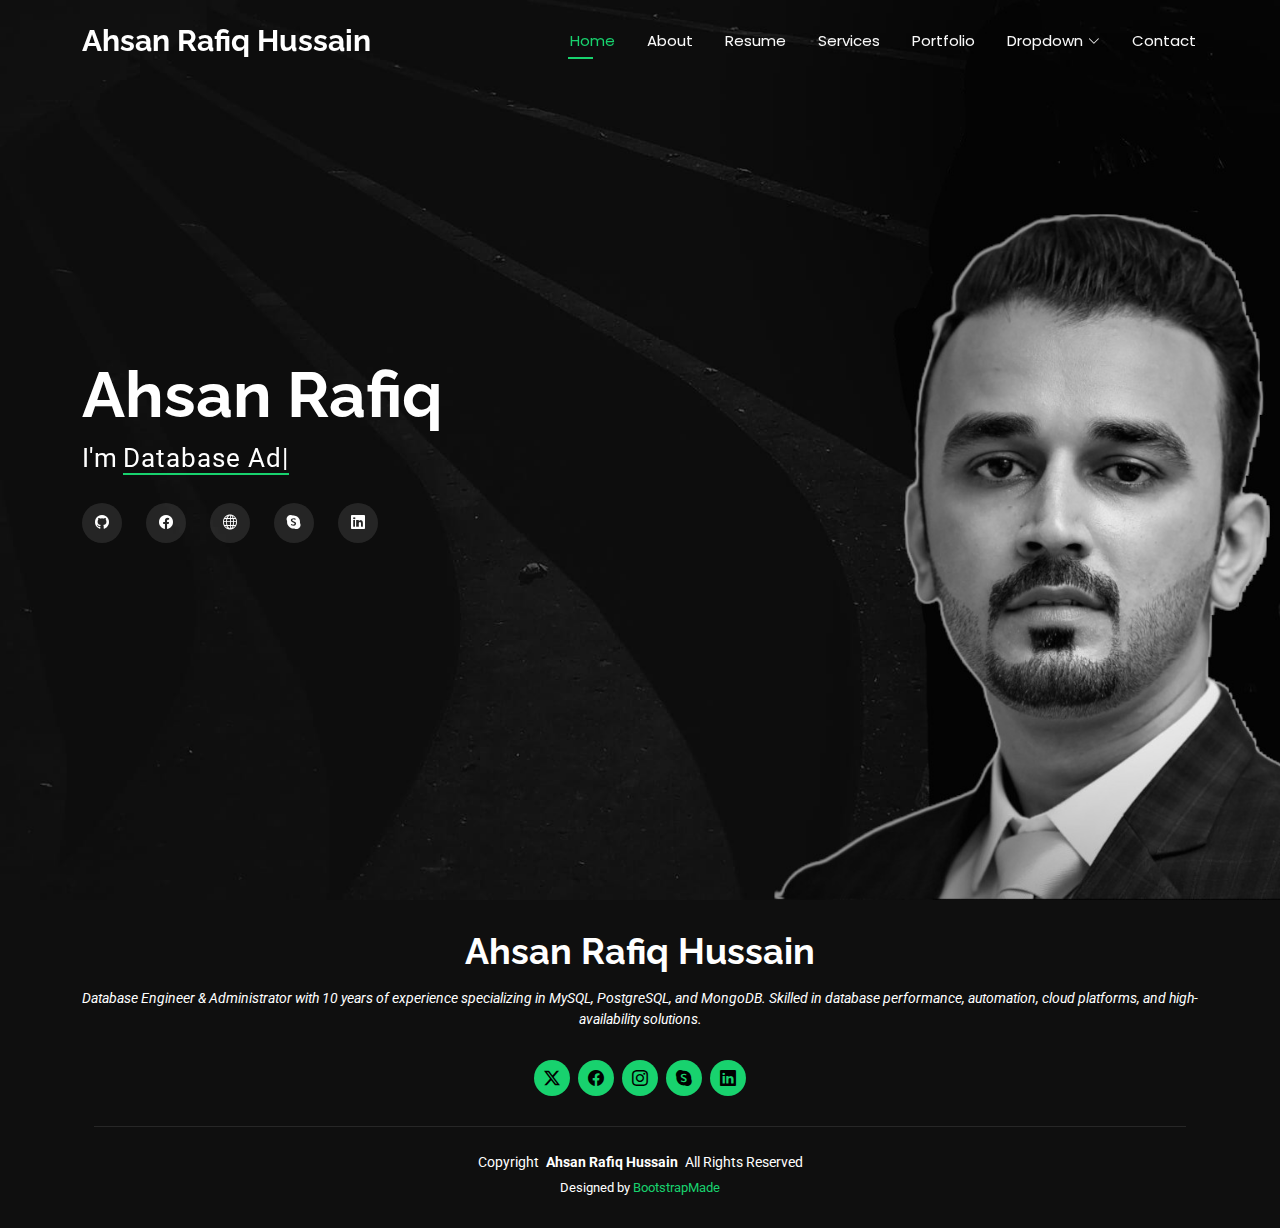
<file: index.html>
<!DOCTYPE html>
<html lang="en">

<head>
  <meta charset="utf-8">
  <meta content="width=device-width, initial-scale=1.0" name="viewport">
  <title>Index - Personal Bootstrap Template</title>
  <meta name="description" content="">
  <meta name="keywords" content="">

  <!-- Favicons -->
  <link href="assets/img/favicon.png" rel="icon">
  <link href="assets/img/apple-touch-icon.png" rel="apple-touch-icon">

  <!-- Fonts -->
  <link href="https://fonts.googleapis.com" rel="preconnect">
  <link href="https://fonts.gstatic.com" rel="preconnect" crossorigin>
  <link href="https://fonts.googleapis.com/css2?family=Roboto:ital,wght@0,100;0,300;0,400;0,500;0,700;0,900;1,100;1,300;1,400;1,500;1,700;1,900&family=Poppins:ital,wght@0,100;0,200;0,300;0,400;0,500;0,600;0,700;0,800;0,900;1,100;1,200;1,300;1,400;1,500;1,600;1,700;1,800;1,900&family=Raleway:ital,wght@0,100;0,200;0,300;0,400;0,500;0,600;0,700;0,800;0,900;1,100;1,200;1,300;1,400;1,500;1,600;1,700;1,800;1,900&display=swap" rel="stylesheet">

  <!-- Vendor CSS Files -->
  <link href="assets/vendor/bootstrap/css/bootstrap.min.css" rel="stylesheet">
  <link href="assets/vendor/bootstrap-icons/bootstrap-icons.css" rel="stylesheet">
  <link href="assets/vendor/aos/aos.css" rel="stylesheet">
  <link href="assets/vendor/swiper/swiper-bundle.min.css" rel="stylesheet">
  <link href="assets/vendor/glightbox/css/glightbox.min.css" rel="stylesheet">

  <!-- Main CSS File -->
  <link href="assets/css/main.css" rel="stylesheet">

  <!-- =======================================================
  * Template Name: Personal
  * Template URL: https://bootstrapmade.com/personal-free-resume-bootstrap-template/
  * Updated: Aug 07 2024 with Bootstrap v5.3.3
  * Author: BootstrapMade.com
  * License: https://bootstrapmade.com/license/
  ======================================================== -->
</head>

<body class="index-page">

  <header id="header" class="header d-flex align-items-center fixed-top">
    <div class="container-fluid container-xl position-relative d-flex align-items-center justify-content-between">

      <a href="index.html" class="logo d-flex align-items-center">
        <!-- Uncomment the line below if you also wish to use an image logo -->
        <!-- <img src="assets/img/logo.png" alt=""> -->
        <h1 class="sitename">Ahsan Rafiq Hussain</h1>
      </a>

      <nav id="navmenu" class="navmenu">
        <ul>
          <li><a href="index.html" class="active">Home</a></li>
          <li><a href="about.html">About</a></li>
          <li><a href="resume.html">Resume</a></li>
          <li><a href="services.html">Services</a></li>
          <li><a href="portfolio.html">Portfolio</a></li>
          <li class="dropdown"><a href="#"><span>Dropdown</span> <i class="bi bi-chevron-down toggle-dropdown"></i></a>
            <ul>
              <li><a href="#">Dropdown 1</a></li>
              <li class="dropdown"><a href="#"><span>Deep Dropdown</span> <i class="bi bi-chevron-down toggle-dropdown"></i></a>
                <ul>
                  <li><a href="#">Deep Dropdown 1</a></li>
                  <li><a href="#">Deep Dropdown 2</a></li>
                  <li><a href="#">Deep Dropdown 3</a></li>
                  <li><a href="#">Deep Dropdown 4</a></li>
                  <li><a href="#">Deep Dropdown 5</a></li>
                </ul>
              </li>
              <li><a href="#">Dropdown 2</a></li>
              <li><a href="#">Dropdown 3</a></li>
              <li><a href="#">Dropdown 4</a></li>
            </ul>
          </li>
          <li><a href="contact.html">Contact</a></li>
        </ul>
        <i class="mobile-nav-toggle d-xl-none bi bi-list"></i>
      </nav>

    </div>
  </header>

  <main class="main">

    <!-- Hero Section -->
    <section id="hero" class="hero section dark-background">

      <img src="assets/img/hero-bg.jpg" alt="" data-aos="fade-in">

      <div class="container" data-aos="zoom-out" data-aos-delay="100">
        <h2>Ahsan Rafiq</h2>
        <p>I'm <span class="typed" data-typed-items="Consultant, Developer, Freelancer, Database Administraor">Database Administrator</span><span class="typed-cursor typed-cursor--blink"></span></p>
        <div class="social-links">
          <a href="https://github.com/AhsanRafiqHussain"><i class="bi bi-github"></i></a>
          <a href="https://web.facebook.com/ahsan.ghanchi.1"><i class="bi bi-facebook"></i></a>
          <a href="https://www.upwork.com/freelancers/~ahsanghanchi" title="Up-work"><i class="bi bi-globe"></i></a>
          <a href="ahsanghanchi"><i class="bi bi-skype"></i></a>
          <a href="https://www.linkedin.com/in/ahsan-ghanchi/"><i class="bi bi-linkedin"></i></a>
        </div>
      </div>

    </section><!-- /Hero Section -->

  </main>

  <footer id="footer" class="footer dark-background">
    <div class="container">
      <h3 class="sitename">Ahsan Rafiq Hussain</h3>
      <p>Database Engineer & Administrator with 10 years of experience specializing in MySQL, PostgreSQL, and MongoDB. Skilled in database performance, automation, cloud platforms, and high-availability solutions.</p>
      <div class="social-links d-flex justify-content-center">
        <a href=""><i class="bi bi-twitter-x"></i></a>
        <a href=""><i class="bi bi-facebook"></i></a>
        <a href=""><i class="bi bi-instagram"></i></a>
        <a href=""><i class="bi bi-skype"></i></a>
        <a href=""><i class="bi bi-linkedin"></i></a>
      </div>
      <div class="container">
        <div class="copyright">
          <span>Copyright</span> <strong class="px-1 sitename">Ahsan Rafiq Hussain</strong> <span>All Rights Reserved</span>
        </div>
        <div class="credits">
          <!-- All the links in the footer should remain intact. -->
          <!-- You can delete the links only if you've purchased the pro version. -->
          <!-- Licensing information: https://bootstrapmade.com/license/ -->
          <!-- Purchase the pro version with working PHP/AJAX contact form: [buy-url] -->
          Designed by <a href="https://bootstrapmade.com/">BootstrapMade</a>
        </div>
      </div>
    </div>
  </footer>

  <!-- Scroll Top -->
  <a href="#" id="scroll-top" class="scroll-top d-flex align-items-center justify-content-center"><i class="bi bi-arrow-up-short"></i></a>

  <!-- Preloader -->
  <div id="preloader"></div>

  <!-- Vendor JS Files -->
  <script src="assets/vendor/bootstrap/js/bootstrap.bundle.min.js"></script>
  <script src="assets/vendor/php-email-form/validate.js"></script>
  <script src="assets/vendor/aos/aos.js"></script>
  <script src="assets/vendor/typed.js/typed.umd.js"></script>
  <script src="assets/vendor/purecounter/purecounter_vanilla.js"></script>
  <script src="assets/vendor/waypoints/noframework.waypoints.js"></script>
  <script src="assets/vendor/swiper/swiper-bundle.min.js"></script>
  <script src="assets/vendor/glightbox/js/glightbox.min.js"></script>
  <script src="assets/vendor/imagesloaded/imagesloaded.pkgd.min.js"></script>
  <script src="assets/vendor/isotope-layout/isotope.pkgd.min.js"></script>

  <!-- Main JS File -->
  <script src="assets/js/main.js"></script>

</body>

</html>
</file>
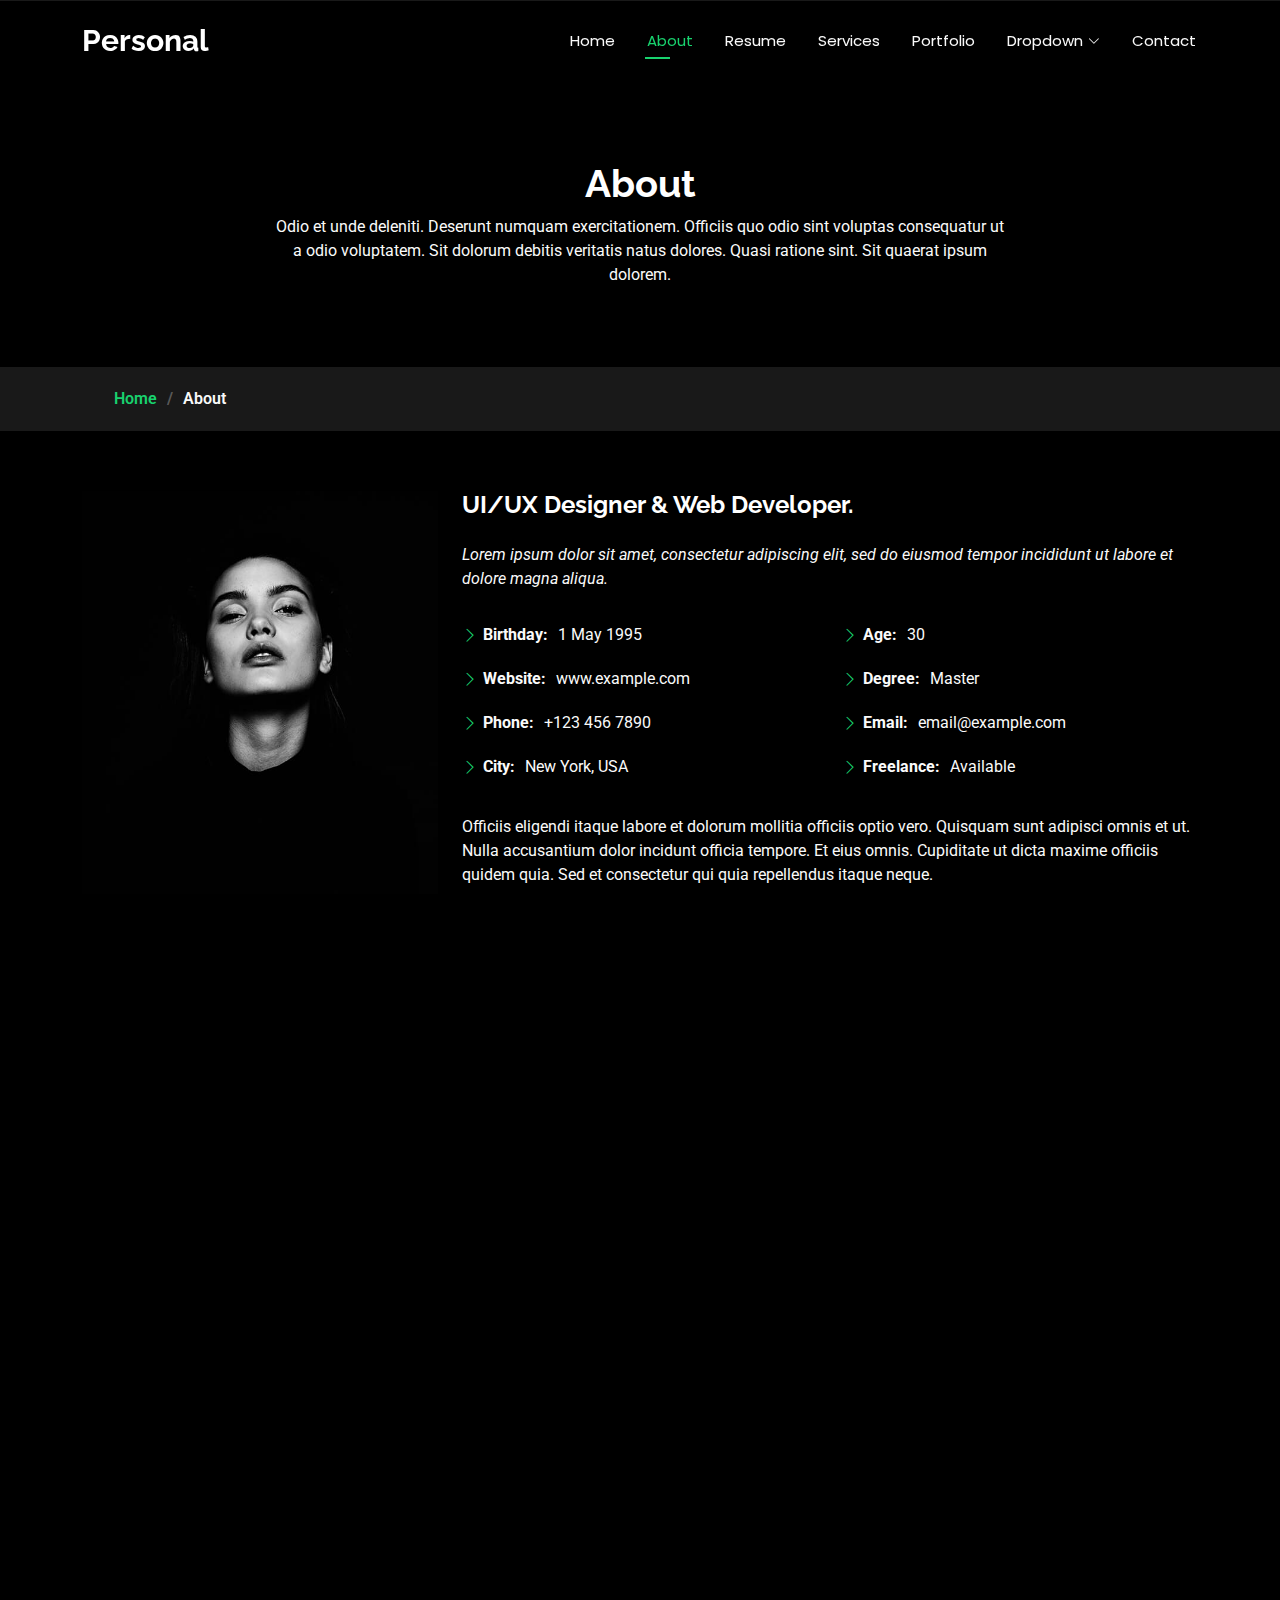
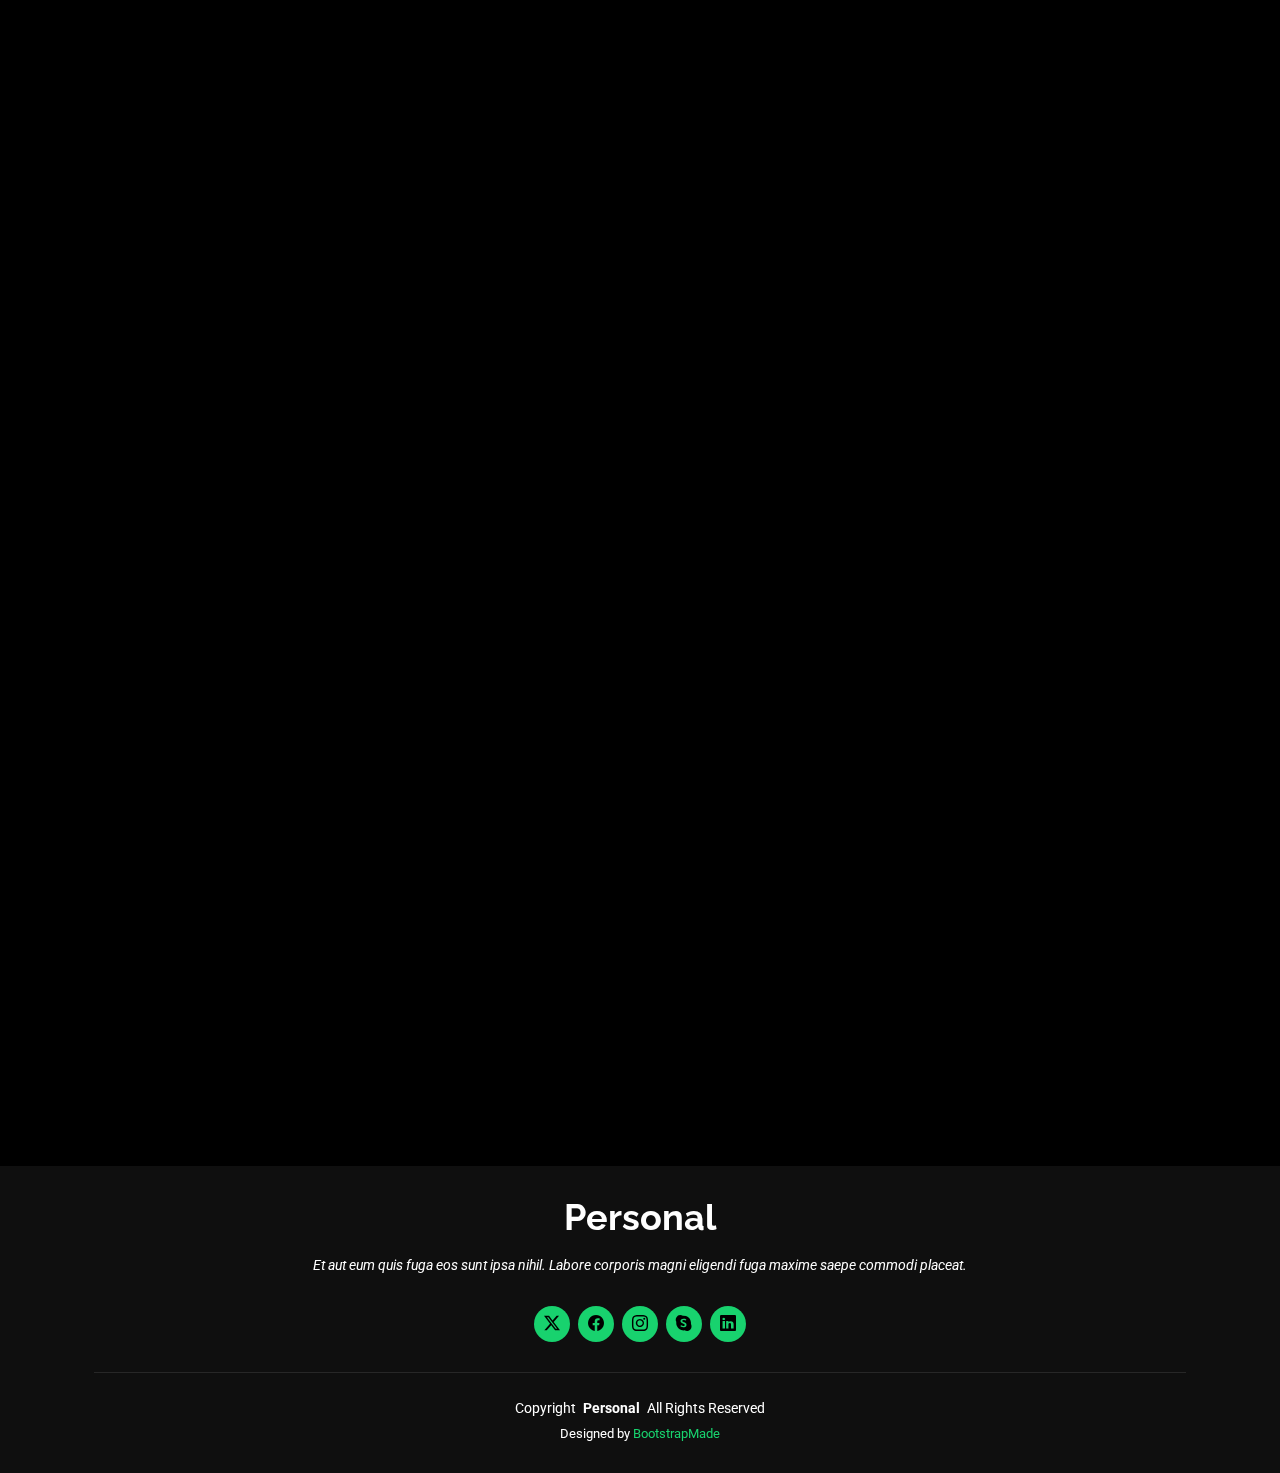
<file: about.html>
<!DOCTYPE html>
<html lang="en">

<head>
  <meta charset="utf-8">
  <meta content="width=device-width, initial-scale=1.0" name="viewport">
  <title>About - Personal Bootstrap Template</title>
  <meta name="description" content="">
  <meta name="keywords" content="">

  <!-- Favicons -->
  <link href="assets/img/favicon.png" rel="icon">
  <link href="assets/img/apple-touch-icon.png" rel="apple-touch-icon">

  <!-- Fonts -->
  <link href="https://fonts.googleapis.com" rel="preconnect">
  <link href="https://fonts.gstatic.com" rel="preconnect" crossorigin>
  <link href="https://fonts.googleapis.com/css2?family=Roboto:ital,wght@0,100;0,300;0,400;0,500;0,700;0,900;1,100;1,300;1,400;1,500;1,700;1,900&family=Poppins:ital,wght@0,100;0,200;0,300;0,400;0,500;0,600;0,700;0,800;0,900;1,100;1,200;1,300;1,400;1,500;1,600;1,700;1,800;1,900&family=Raleway:ital,wght@0,100;0,200;0,300;0,400;0,500;0,600;0,700;0,800;0,900;1,100;1,200;1,300;1,400;1,500;1,600;1,700;1,800;1,900&display=swap" rel="stylesheet">

  <!-- Vendor CSS Files -->
  <link href="assets/vendor/bootstrap/css/bootstrap.min.css" rel="stylesheet">
  <link href="assets/vendor/bootstrap-icons/bootstrap-icons.css" rel="stylesheet">
  <link href="assets/vendor/aos/aos.css" rel="stylesheet">
  <link href="assets/vendor/swiper/swiper-bundle.min.css" rel="stylesheet">
  <link href="assets/vendor/glightbox/css/glightbox.min.css" rel="stylesheet">

  <!-- Main CSS File -->
  <link href="assets/css/main.css" rel="stylesheet">

  <!-- =======================================================
  * Template Name: Personal
  * Template URL: https://bootstrapmade.com/personal-free-resume-bootstrap-template/
  * Updated: Aug 07 2024 with Bootstrap v5.3.3
  * Author: BootstrapMade.com
  * License: https://bootstrapmade.com/license/
  ======================================================== -->
</head>

<body class="about-page">

  <header id="header" class="header d-flex align-items-center fixed-top">
    <div class="container-fluid container-xl position-relative d-flex align-items-center justify-content-between">

      <a href="index.html" class="logo d-flex align-items-center">
        <!-- Uncomment the line below if you also wish to use an image logo -->
        <!-- <img src="assets/img/logo.png" alt=""> -->
        <h1 class="sitename">Personal</h1>
      </a>

      <nav id="navmenu" class="navmenu">
        <ul>
          <li><a href="index.html">Home</a></li>
          <li><a href="about.html" class="active">About</a></li>
          <li><a href="resume.html">Resume</a></li>
          <li><a href="services.html">Services</a></li>
          <li><a href="portfolio.html">Portfolio</a></li>
          <li class="dropdown"><a href="#"><span>Dropdown</span> <i class="bi bi-chevron-down toggle-dropdown"></i></a>
            <ul>
              <li><a href="#">Dropdown 1</a></li>
              <li class="dropdown"><a href="#"><span>Deep Dropdown</span> <i class="bi bi-chevron-down toggle-dropdown"></i></a>
                <ul>
                  <li><a href="#">Deep Dropdown 1</a></li>
                  <li><a href="#">Deep Dropdown 2</a></li>
                  <li><a href="#">Deep Dropdown 3</a></li>
                  <li><a href="#">Deep Dropdown 4</a></li>
                  <li><a href="#">Deep Dropdown 5</a></li>
                </ul>
              </li>
              <li><a href="#">Dropdown 2</a></li>
              <li><a href="#">Dropdown 3</a></li>
              <li><a href="#">Dropdown 4</a></li>
            </ul>
          </li>
          <li><a href="contact.html">Contact</a></li>
        </ul>
        <i class="mobile-nav-toggle d-xl-none bi bi-list"></i>
      </nav>

    </div>
  </header>

  <main class="main">

    <!-- Page Title -->
    <div class="page-title" data-aos="fade">
      <div class="heading">
        <div class="container">
          <div class="row d-flex justify-content-center text-center">
            <div class="col-lg-8">
              <h1>About</h1>
              <p class="mb-0">Odio et unde deleniti. Deserunt numquam exercitationem. Officiis quo odio sint voluptas consequatur ut a odio voluptatem. Sit dolorum debitis veritatis natus dolores. Quasi ratione sint. Sit quaerat ipsum dolorem.</p>
            </div>
          </div>
        </div>
      </div>
      <nav class="breadcrumbs">
        <div class="container">
          <ol>
            <li><a href="index.html">Home</a></li>
            <li class="current">About</li>
          </ol>
        </div>
      </nav>
    </div><!-- End Page Title -->

    <!-- About Section -->
    <section id="about" class="about section">

      <div class="container" data-aos="fade-up" data-aos-delay="100">

        <div class="row gy-4 justify-content-center">
          <div class="col-lg-4">
            <img src="assets/img/profile-img.jpg" class="img-fluid" alt="">
          </div>
          <div class="col-lg-8 content">
            <h2>UI/UX Designer &amp; Web Developer.</h2>
            <p class="fst-italic py-3">
              Lorem ipsum dolor sit amet, consectetur adipiscing elit, sed do eiusmod tempor incididunt ut labore et dolore
              magna aliqua.
            </p>
            <div class="row">
              <div class="col-lg-6">
                <ul>
                  <li><i class="bi bi-chevron-right"></i> <strong>Birthday:</strong> <span>1 May 1995</span></li>
                  <li><i class="bi bi-chevron-right"></i> <strong>Website:</strong> <span>www.example.com</span></li>
                  <li><i class="bi bi-chevron-right"></i> <strong>Phone:</strong> <span>+123 456 7890</span></li>
                  <li><i class="bi bi-chevron-right"></i> <strong>City:</strong> <span>New York, USA</span></li>
                </ul>
              </div>
              <div class="col-lg-6">
                <ul>
                  <li><i class="bi bi-chevron-right"></i> <strong>Age:</strong> <span>30</span></li>
                  <li><i class="bi bi-chevron-right"></i> <strong>Degree:</strong> <span>Master</span></li>
                  <li><i class="bi bi-chevron-right"></i> <strong>Email:</strong> <span>email@example.com</span></li>
                  <li><i class="bi bi-chevron-right"></i> <strong>Freelance:</strong> <span>Available</span></li>
                </ul>
              </div>
            </div>
            <p class="py-3">
              Officiis eligendi itaque labore et dolorum mollitia officiis optio vero. Quisquam sunt adipisci omnis et ut. Nulla accusantium dolor incidunt officia tempore. Et eius omnis.
              Cupiditate ut dicta maxime officiis quidem quia. Sed et consectetur qui quia repellendus itaque neque.
            </p>
          </div>
        </div>

      </div>

    </section><!-- /About Section -->

    <!-- Stats Section -->
    <section id="stats" class="stats section">

      <div class="container" data-aos="fade-up" data-aos-delay="100">

        <div class="row gy-4">

          <div class="col-lg-3 col-md-6 d-flex flex-column align-items-center">
            <i class="bi bi-emoji-smile"></i>
            <div class="stats-item">
              <span data-purecounter-start="0" data-purecounter-end="232" data-purecounter-duration="1" class="purecounter"></span>
              <p>Happy Clients</p>
            </div>
          </div><!-- End Stats Item -->

          <div class="col-lg-3 col-md-6 d-flex flex-column align-items-center">
            <i class="bi bi-journal-richtext"></i>
            <div class="stats-item">
              <span data-purecounter-start="0" data-purecounter-end="521" data-purecounter-duration="1" class="purecounter"></span>
              <p>Projects</p>
            </div>
          </div><!-- End Stats Item -->

          <div class="col-lg-3 col-md-6 d-flex flex-column align-items-center">
            <i class="bi bi-headset"></i>
            <div class="stats-item">
              <span data-purecounter-start="0" data-purecounter-end="1463" data-purecounter-duration="1" class="purecounter"></span>
              <p>Hours Of Support</p>
            </div>
          </div><!-- End Stats Item -->

          <div class="col-lg-3 col-md-6 d-flex flex-column align-items-center">
            <i class="bi bi-people"></i>
            <div class="stats-item">
              <span data-purecounter-start="0" data-purecounter-end="15" data-purecounter-duration="1" class="purecounter"></span>
              <p>Hard Workers</p>
            </div>
          </div><!-- End Stats Item -->

        </div>

      </div>

    </section><!-- /Stats Section -->

    <!-- Skills Section -->
    <section id="skills" class="skills section">

      <!-- Section Title -->
      <div class="container section-title" data-aos="fade-up">
        <h2>Skills</h2>
        <div><span>My</span> <span class="description-title">Skills</span></div>
      </div><!-- End Section Title -->

      <div class="container" data-aos="fade-up" data-aos-delay="100">

        <div class="row skills-content skills-animation">

          <div class="col-lg-6">

            <div class="progress">
              <span class="skill"><span>HTML</span> <i class="val">100%</i></span>
              <div class="progress-bar-wrap">
                <div class="progress-bar" role="progressbar" aria-valuenow="100" aria-valuemin="0" aria-valuemax="100"></div>
              </div>
            </div><!-- End Skills Item -->

            <div class="progress">
              <span class="skill"><span>CSS</span> <i class="val">90%</i></span>
              <div class="progress-bar-wrap">
                <div class="progress-bar" role="progressbar" aria-valuenow="90" aria-valuemin="0" aria-valuemax="100"></div>
              </div>
            </div><!-- End Skills Item -->

            <div class="progress">
              <span class="skill"><span>JavaScript</span> <i class="val">75%</i></span>
              <div class="progress-bar-wrap">
                <div class="progress-bar" role="progressbar" aria-valuenow="75" aria-valuemin="0" aria-valuemax="100"></div>
              </div>
            </div><!-- End Skills Item -->

          </div>

          <div class="col-lg-6">

            <div class="progress">
              <span class="skill"><span>PHP</span> <i class="val">80%</i></span>
              <div class="progress-bar-wrap">
                <div class="progress-bar" role="progressbar" aria-valuenow="80" aria-valuemin="0" aria-valuemax="100"></div>
              </div>
            </div><!-- End Skills Item -->

            <div class="progress">
              <span class="skill"><span>WordPress/CMS</span> <i class="val">90%</i></span>
              <div class="progress-bar-wrap">
                <div class="progress-bar" role="progressbar" aria-valuenow="90" aria-valuemin="0" aria-valuemax="100"></div>
              </div>
            </div><!-- End Skills Item -->

            <div class="progress">
              <span class="skill"><span>Photoshop</span> <i class="val">55%</i></span>
              <div class="progress-bar-wrap">
                <div class="progress-bar" role="progressbar" aria-valuenow="55" aria-valuemin="0" aria-valuemax="100"></div>
              </div>
            </div><!-- End Skills Item -->

          </div>

        </div>

      </div>

    </section><!-- /Skills Section -->

    <!-- Interests Section -->
    <section id="interests" class="interests section">

      <!-- Section Title -->
      <div class="container section-title" data-aos="fade-up">
        <h2>Features</h2>
        <div><span>I'm</span> <span class="description-title">interested in</span></div>
      </div><!-- End Section Title -->

      <div class="container">

        <div class="row gy-4">

          <div class="col-lg-3 col-md-4" data-aos="fade-up" data-aos-delay="100">
            <div class="features-item">
              <i class="bi bi-eye" style="color: #ffbb2c;"></i>
              <h3><a href="" class="stretched-link">Lorem Ipsum</a></h3>
            </div>
          </div><!-- End Feature Item -->

          <div class="col-lg-3 col-md-4" data-aos="fade-up" data-aos-delay="200">
            <div class="features-item">
              <i class="bi bi-infinity" style="color: #5578ff;"></i>
              <h3><a href="" class="stretched-link">Dolor Sitema</a></h3>
            </div>
          </div><!-- End Feature Item -->

          <div class="col-lg-3 col-md-4" data-aos="fade-up" data-aos-delay="300">
            <div class="features-item">
              <i class="bi bi-mortarboard" style="color: #e80368;"></i>
              <h3><a href="" class="stretched-link">Sed perspiciatis</a></h3>
            </div>
          </div><!-- End Feature Item -->

          <div class="col-lg-3 col-md-4" data-aos="fade-up" data-aos-delay="400">
            <div class="features-item">
              <i class="bi bi-nut" style="color: #e361ff;"></i>
              <h3><a href="" class="stretched-link">Magni Dolores</a></h3>
            </div>
          </div><!-- End Feature Item -->

          <div class="col-lg-3 col-md-4" data-aos="fade-up" data-aos-delay="500">
            <div class="features-item">
              <i class="bi bi-shuffle" style="color: #47aeff;"></i>
              <h3><a href="" class="stretched-link">Nemo Enim</a></h3>
            </div>
          </div><!-- End Feature Item -->

          <div class="col-lg-3 col-md-4" data-aos="fade-up" data-aos-delay="600">
            <div class="features-item">
              <i class="bi bi-star" style="color: #ffa76e;"></i>
              <h3><a href="" class="stretched-link">Eiusmod Tempor</a></h3>
            </div>
          </div><!-- End Feature Item -->

          <div class="col-lg-3 col-md-4" data-aos="fade-up" data-aos-delay="700">
            <div class="features-item">
              <i class="bi bi-x-diamond" style="color: #11dbcf;"></i>
              <h3><a href="" class="stretched-link">Midela Teren</a></h3>
            </div>
          </div><!-- End Feature Item -->

          <div class="col-lg-3 col-md-4" data-aos="fade-up" data-aos-delay="800">
            <div class="features-item">
              <i class="bi bi-camera-video" style="color: #4233ff;"></i>
              <h3><a href="" class="stretched-link">Pira Neve</a></h3>
            </div>
          </div><!-- End Feature Item -->

          <div class="col-lg-3 col-md-4" data-aos="fade-up" data-aos-delay="900">
            <div class="features-item">
              <i class="bi bi-command" style="color: #b2904f;"></i>
              <h3><a href="" class="stretched-link">Dirada Pack</a></h3>
            </div>
          </div><!-- End Feature Item -->

          <div class="col-lg-3 col-md-4" data-aos="fade-up" data-aos-delay="1000">
            <div class="features-item">
              <i class="bi bi-dribbble" style="color: #b20969;"></i>
              <h3><a href="" class="stretched-link">Moton Ideal</a></h3>
            </div>
          </div><!-- End Feature Item -->

          <div class="col-lg-3 col-md-4" data-aos="fade-up" data-aos-delay="1100">
            <div class="features-item">
              <i class="bi bi-activity" style="color: #ff5828;"></i>
              <h3><a href="" class="stretched-link">Verdo Park</a></h3>
            </div>
          </div><!-- End Feature Item -->

          <div class="col-lg-3 col-md-4" data-aos="fade-up" data-aos-delay="1200">
            <div class="features-item">
              <i class="bi bi-brightness-high" style="color: #29cc61;"></i>
              <h3><a href="" class="stretched-link">Flavor Nivelanda</a></h3>
            </div>
          </div><!-- End Feature Item -->

        </div>

      </div>

    </section><!-- /Interests Section -->

    <!-- Testimonials Section -->
    <section id="testimonials" class="testimonials section">

      <!-- Section Title -->
      <div class="container section-title" data-aos="fade-up">
        <h2>Testimonials</h2>
        <div><span>Check my</span> <span class="description-title">Testimonials</span></div>
      </div><!-- End Section Title -->

      <div class="container" data-aos="fade-up" data-aos-delay="100">

        <div class="swiper init-swiper" data-speed="600" data-delay="5000" data-breakpoints="{ &quot;320&quot;: { &quot;slidesPerView&quot;: 1, &quot;spaceBetween&quot;: 40 }, &quot;1200&quot;: { &quot;slidesPerView&quot;: 3, &quot;spaceBetween&quot;: 40 } }">
          <script type="application/json" class="swiper-config">
            {
              "loop": true,
              "speed": 600,
              "autoplay": {
                "delay": 5000
              },
              "slidesPerView": "auto",
              "pagination": {
                "el": ".swiper-pagination",
                "type": "bullets",
                "clickable": true
              },
              "breakpoints": {
                "320": {
                  "slidesPerView": 1,
                  "spaceBetween": 40
                },
                "1200": {
                  "slidesPerView": 3,
                  "spaceBetween": 20
                }
              }
            }
          </script>
          <div class="swiper-wrapper">

            <div class="swiper-slide">
              <div class="testimonial-item" "="">
            <p>
              <i class=" bi bi-quote quote-icon-left"></i>
                <span>Proin iaculis purus consequat sem cure digni ssim donec porttitora entum suscipit rhoncus. Accusantium quam, ultricies eget id, aliquam eget nibh et. Maecen aliquam, risus at semper.</span>
                <i class="bi bi-quote quote-icon-right"></i>
                </p>
                <img src="assets/img/testimonials/testimonials-1.jpg" class="testimonial-img" alt="">
                <h3>Saul Goodman</h3>
                <h4>Ceo &amp; Founder</h4>
              </div>
            </div><!-- End testimonial item -->

            <div class="swiper-slide">
              <div class="testimonial-item">
                <p>
                  <i class="bi bi-quote quote-icon-left"></i>
                  <span>Export tempor illum tamen malis malis eram quae irure esse labore quem cillum quid malis quorum velit fore eram velit sunt aliqua noster fugiat irure amet legam anim culpa.</span>
                  <i class="bi bi-quote quote-icon-right"></i>
                </p>
                <img src="assets/img/testimonials/testimonials-2.jpg" class="testimonial-img" alt="">
                <h3>Sara Wilsson</h3>
                <h4>Designer</h4>
              </div>
            </div><!-- End testimonial item -->

            <div class="swiper-slide">
              <div class="testimonial-item">
                <p>
                  <i class="bi bi-quote quote-icon-left"></i>
                  <span>Enim nisi quem export duis labore cillum quae magna enim sint quorum nulla quem veniam duis minim tempor labore quem eram duis noster aute amet eram fore quis sint minim.</span>
                  <i class="bi bi-quote quote-icon-right"></i>
                </p>
                <img src="assets/img/testimonials/testimonials-3.jpg" class="testimonial-img" alt="">
                <h3>Jena Karlis</h3>
                <h4>Store Owner</h4>
              </div>
            </div><!-- End testimonial item -->

            <div class="swiper-slide">
              <div class="testimonial-item">
                <p>
                  <i class="bi bi-quote quote-icon-left"></i>
                  <span>Fugiat enim eram quae cillum dolore dolor amet nulla culpa multos export minim fugiat dolor enim duis veniam ipsum anim magna sunt elit fore quem dolore labore illum veniam.</span>
                  <i class="bi bi-quote quote-icon-right"></i>
                </p>
                <img src="assets/img/testimonials/testimonials-4.jpg" class="testimonial-img" alt="">
                <h3>Matt Brandon</h3>
                <h4>Freelancer</h4>
              </div>
            </div><!-- End testimonial item -->

            <div class="swiper-slide">
              <div class="testimonial-item">
                <p>
                  <i class="bi bi-quote quote-icon-left"></i>
                  <span>Quis quorum aliqua sint quem legam fore sunt eram irure aliqua veniam tempor noster veniam sunt culpa nulla illum cillum fugiat legam esse veniam culpa fore nisi cillum quid.</span>
                  <i class="bi bi-quote quote-icon-right"></i>
                </p>
                <img src="assets/img/testimonials/testimonials-5.jpg" class="testimonial-img" alt="">
                <h3>John Larson</h3>
                <h4>Entrepreneur</h4>
              </div>
            </div><!-- End testimonial item -->

          </div>
          <div class="swiper-pagination"></div>
        </div>

      </div>

    </section><!-- /Testimonials Section -->

  </main>

  <footer id="footer" class="footer dark-background">
    <div class="container">
      <h3 class="sitename">Personal</h3>
      <p>Et aut eum quis fuga eos sunt ipsa nihil. Labore corporis magni eligendi fuga maxime saepe commodi placeat.</p>
      <div class="social-links d-flex justify-content-center">
        <a href=""><i class="bi bi-twitter-x"></i></a>
        <a href=""><i class="bi bi-facebook"></i></a>
        <a href=""><i class="bi bi-instagram"></i></a>
        <a href=""><i class="bi bi-skype"></i></a>
        <a href=""><i class="bi bi-linkedin"></i></a>
      </div>
      <div class="container">
        <div class="copyright">
          <span>Copyright</span> <strong class="px-1 sitename">Personal</strong> <span>All Rights Reserved</span>
        </div>
        <div class="credits">
          <!-- All the links in the footer should remain intact. -->
          <!-- You can delete the links only if you've purchased the pro version. -->
          <!-- Licensing information: https://bootstrapmade.com/license/ -->
          <!-- Purchase the pro version with working PHP/AJAX contact form: [buy-url] -->
          Designed by <a href="https://bootstrapmade.com/">BootstrapMade</a>
        </div>
      </div>
    </div>
  </footer>

  <!-- Scroll Top -->
  <a href="#" id="scroll-top" class="scroll-top d-flex align-items-center justify-content-center"><i class="bi bi-arrow-up-short"></i></a>

  <!-- Preloader -->
  <div id="preloader"></div>

  <!-- Vendor JS Files -->
  <script src="assets/vendor/bootstrap/js/bootstrap.bundle.min.js"></script>
  <script src="assets/vendor/php-email-form/validate.js"></script>
  <script src="assets/vendor/aos/aos.js"></script>
  <script src="assets/vendor/typed.js/typed.umd.js"></script>
  <script src="assets/vendor/purecounter/purecounter_vanilla.js"></script>
  <script src="assets/vendor/waypoints/noframework.waypoints.js"></script>
  <script src="assets/vendor/swiper/swiper-bundle.min.js"></script>
  <script src="assets/vendor/glightbox/js/glightbox.min.js"></script>
  <script src="assets/vendor/imagesloaded/imagesloaded.pkgd.min.js"></script>
  <script src="assets/vendor/isotope-layout/isotope.pkgd.min.js"></script>

  <!-- Main JS File -->
  <script src="assets/js/main.js"></script>

</body>

</html>
</file>
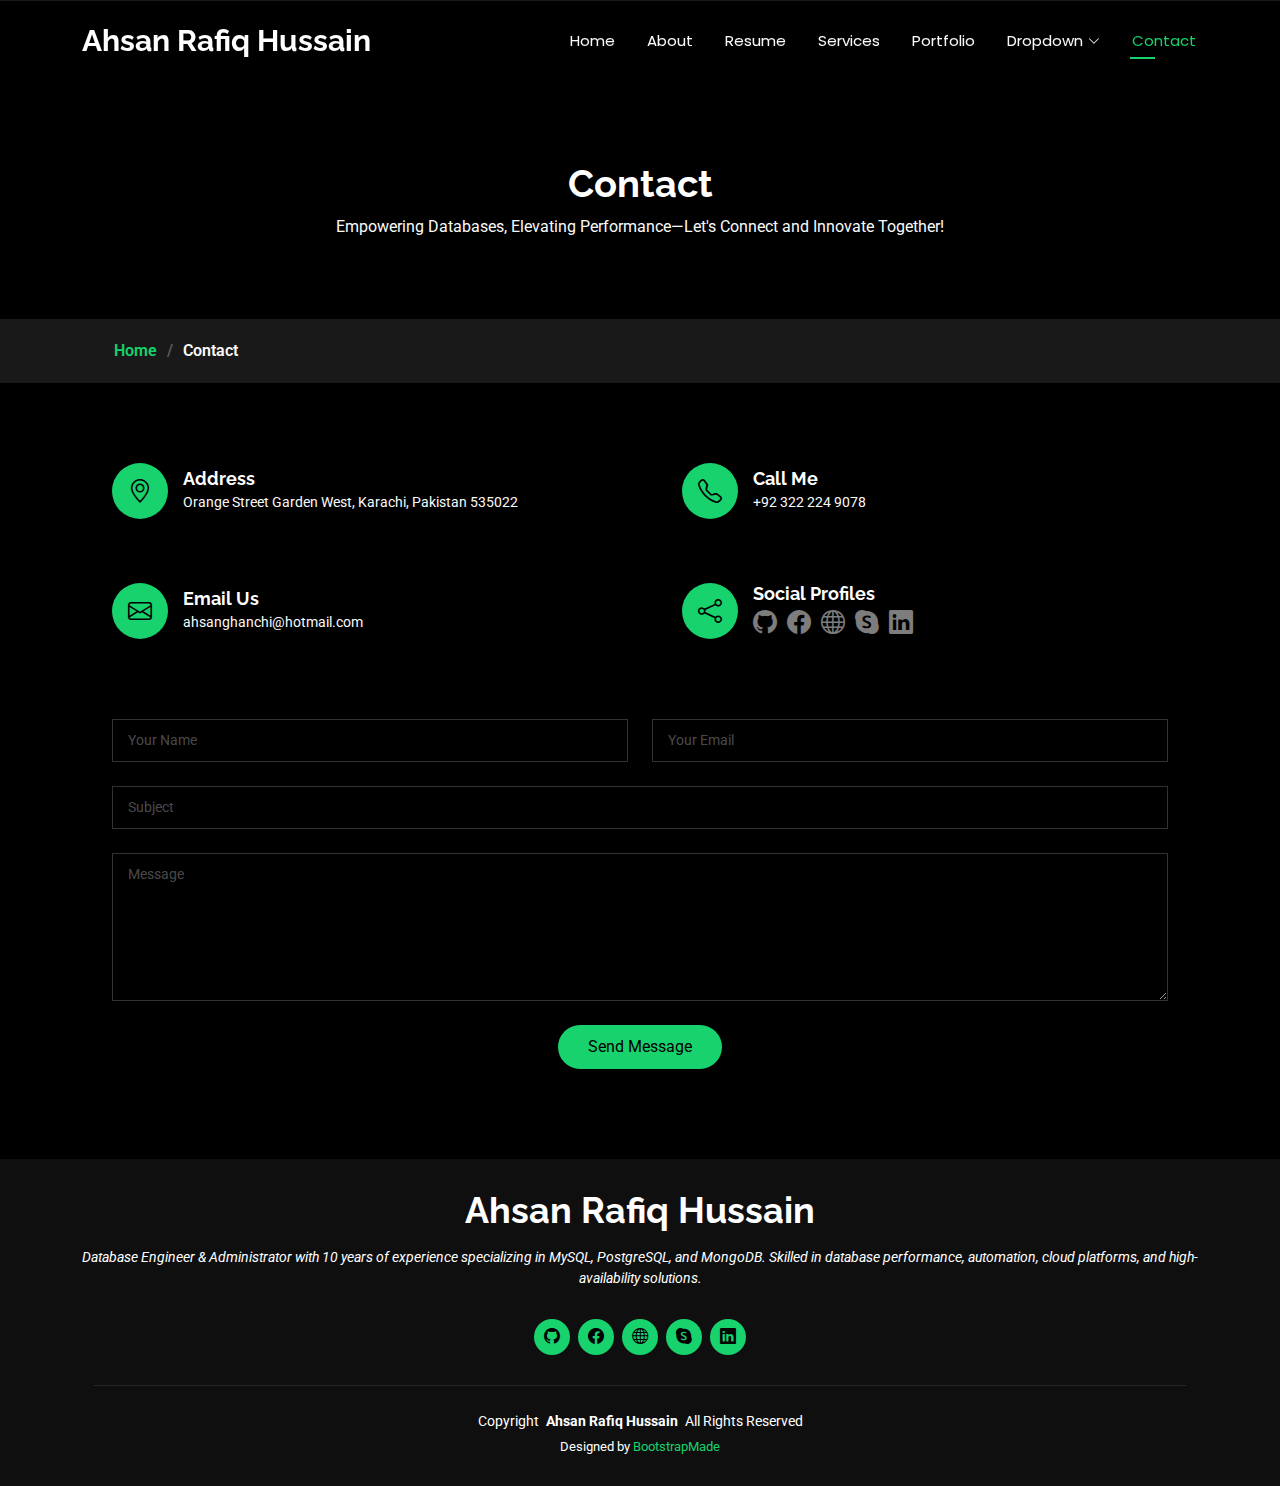
<file: contact.html>
<!DOCTYPE html>
<html lang="en">

<head>
  <meta charset="utf-8">
  <meta content="width=device-width, initial-scale=1.0" name="viewport">
  <title>Contact - Personal Bootstrap Template</title>
  <meta name="description" content="">
  <meta name="keywords" content="">

  <!-- Favicons -->
  <link href="assets/img/favicon.png" rel="icon">
  <link href="assets/img/apple-touch-icon.png" rel="apple-touch-icon">

  <!-- Fonts -->
  <link href="https://fonts.googleapis.com" rel="preconnect">
  <link href="https://fonts.gstatic.com" rel="preconnect" crossorigin>
  <link href="https://fonts.googleapis.com/css2?family=Roboto:ital,wght@0,100;0,300;0,400;0,500;0,700;0,900;1,100;1,300;1,400;1,500;1,700;1,900&family=Poppins:ital,wght@0,100;0,200;0,300;0,400;0,500;0,600;0,700;0,800;0,900;1,100;1,200;1,300;1,400;1,500;1,600;1,700;1,800;1,900&family=Raleway:ital,wght@0,100;0,200;0,300;0,400;0,500;0,600;0,700;0,800;0,900;1,100;1,200;1,300;1,400;1,500;1,600;1,700;1,800;1,900&display=swap" rel="stylesheet">

  <!-- Vendor CSS Files -->
  <link href="assets/vendor/bootstrap/css/bootstrap.min.css" rel="stylesheet">
  <link href="assets/vendor/bootstrap-icons/bootstrap-icons.css" rel="stylesheet">
  <link href="assets/vendor/aos/aos.css" rel="stylesheet">
  <link href="assets/vendor/swiper/swiper-bundle.min.css" rel="stylesheet">
  <link href="assets/vendor/glightbox/css/glightbox.min.css" rel="stylesheet">
  <link rel="stylesheet" href="https://cdnjs.cloudflare.com/ajax/libs/font-awesome/6.0.0-beta3/css/all.min.css">


  <!-- Main CSS File -->
  <link href="assets/css/main.css" rel="stylesheet">

  <!-- =======================================================
  * Template Name: Personal
  * Template URL: https://bootstrapmade.com/personal-free-resume-bootstrap-template/
  * Updated: Aug 07 2024 with Bootstrap v5.3.3
  * Author: BootstrapMade.com
  * License: https://bootstrapmade.com/license/
  ======================================================== -->
</head>

<body class="contact-page">

  <header id="header" class="header d-flex align-items-center fixed-top">
    <div class="container-fluid container-xl position-relative d-flex align-items-center justify-content-between">

      <a href="index.html" class="logo d-flex align-items-center">
        <!-- Uncomment the line below if you also wish to use an image logo -->
        <!-- <img src="assets/img/logo.png" alt=""> -->
        <h1 class="sitename">Ahsan Rafiq Hussain</h1>
      </a>

      <nav id="navmenu" class="navmenu">
        <ul>
          <li><a href="index.html">Home</a></li>
          <li><a href="about.html">About</a></li>
          <li><a href="resume.html">Resume</a></li>
          <li><a href="services.html">Services</a></li>
          <li><a href="portfolio.html">Portfolio</a></li>
          <li class="dropdown"><a href="#"><span>Dropdown</span> <i class="bi bi-chevron-down toggle-dropdown"></i></a>
            <ul>
              <li><a href="#">Dropdown 1</a></li>
              <li class="dropdown"><a href="#"><span>Deep Dropdown</span> <i class="bi bi-chevron-down toggle-dropdown"></i></a>
                <ul>
                  <li><a href="#">Deep Dropdown 1</a></li>
                  <li><a href="#">Deep Dropdown 2</a></li>
                  <li><a href="#">Deep Dropdown 3</a></li>
                  <li><a href="#">Deep Dropdown 4</a></li>
                  <li><a href="#">Deep Dropdown 5</a></li>
                </ul>
              </li>
              <li><a href="#">Dropdown 2</a></li>
              <li><a href="#">Dropdown 3</a></li>
              <li><a href="#">Dropdown 4</a></li>
            </ul>
          </li>
          <li><a href="contact.html" class="active">Contact</a></li>
        </ul>
        <i class="mobile-nav-toggle d-xl-none bi bi-list"></i>
      </nav>

    </div>
  </header>

  <main class="main">

    <!-- Page Title -->
    <div class="page-title" data-aos="fade">
      <div class="heading">
        <div class="container">
          <div class="row d-flex justify-content-center text-center">
            <div class="col-lg-8">
              <h1>Contact</h1>
              <p class="mb-0">Empowering Databases, Elevating Performance—Let's Connect and Innovate Together!</p>
            </div>
          </div>
        </div>
      </div>
      <nav class="breadcrumbs">
        <div class="container">
          <ol>
            <li><a href="index.html">Home</a></li>
            <li class="current">Contact</li>
          </ol>
        </div>
      </nav>
    </div><!-- End Page Title -->

    <!-- Contact Section -->
    <section id="contact" class="contact section">

      <div class="container" data-aos="fade-up" data-aos-delay="100">

        <div class="row gy-4">

          <div class="col-md-6">
            <div class="info-item d-flex align-items-center" data-aos="fade-up" data-aos-delay="200">
              <i class="icon bi bi-geo-alt flex-shrink-0"></i>
              <div>
                <h3>Address</h3>
                <p>Orange Street Garden West, Karachi, Pakistan 535022</p>
              </div>
            </div>
          </div><!-- End Info Item -->

          <div class="col-md-6">
            <div class="info-item d-flex align-items-center" data-aos="fade-up" data-aos-delay="300">
              <i class="icon bi bi-telephone flex-shrink-0"></i>
              <div>
                <h3>Call Me</h3>
                <p>+92 322 224 9078</p>
              </div>
            </div>
          </div><!-- End Info Item -->

          <div class="col-md-6">
            <div class="info-item d-flex align-items-center" data-aos="fade-up" data-aos-delay="400">
              <i class="icon bi bi-envelope flex-shrink-0"></i>
              <div>
                <h3>Email Us</h3>
                <p>ahsanghanchi@hotmail.com</p>
              </div>
            </div>
          </div><!-- End Info Item -->

          <div class="col-md-6">
            <div class="info-item d-flex align-items-center" data-aos="fade-up" data-aos-delay="500">
              <i class="icon bi bi-share flex-shrink-0"></i>
              <div>
                <h3>Social Profiles</h3>
                <div class="social-links">
                  <a href="https://github.com/AhsanRafiqHussain"><i class="bi bi-github"></i></a>
                  <a href="https://web.facebook.com/ahsan.ghanchi.1"><i class="bi bi-facebook"></i></a>
                  <a href="https://www.upwork.com/freelancers/~ahsanghanchi" title="Up-work"><i class="bi bi-globe"></i></a>
                  <a href="ahsanghanchi"><i class="bi bi-skype"></i></a>
                  <a href="https://www.linkedin.com/in/ahsan-ghanchi/"><i class="bi bi-linkedin"></i></a>
                </div>
              </div>
            </div>
          </div><!-- End Info Item -->

        </div>

        <form action="forms/contact.php" method="post" class="php-email-form" data-aos="fade-up" data-aos-delay="600">
          <div class="row gy-4">

            <div class="col-md-6">
              <input type="text" name="name" class="form-control" placeholder="Your Name" required="">
            </div>

            <div class="col-md-6 ">
              <input type="email" class="form-control" name="email" placeholder="Your Email" required="">
            </div>

            <div class="col-md-12">
              <input type="text" class="form-control" name="subject" placeholder="Subject" required="">
            </div>

            <div class="col-md-12">
              <textarea class="form-control" name="message" rows="6" placeholder="Message" required=""></textarea>
            </div>

            <div class="col-md-12 text-center">
              <div class="loading">Loading</div>
              <div class="error-message"></div>
              <div class="sent-message">Your message has been sent. Thank you!</div>

              <button type="submit">Send Message</button>
            </div>

          </div>
        </form><!-- End Contact Form -->

      </div>

    </section><!-- /Contact Section -->

  </main>

  <footer id="footer" class="footer dark-background">
    <div class="container">
      <h3 class="sitename">Ahsan Rafiq Hussain</h3>
      <p>Database Engineer & Administrator with 10 years of experience specializing in MySQL, PostgreSQL, and MongoDB. Skilled in database performance, automation, cloud platforms, and high-availability solutions.</p>
      <div class="social-links d-flex justify-content-center">
        <a href="https://github.com/AhsanRafiqHussain"><i class="bi bi-github"></i></a>
        <a href="https://web.facebook.com/ahsan.ghanchi.1"><i class="bi bi-facebook"></i></a>
        <a href="https://www.upwork.com/freelancers/~ahsanghanchi" title="Up-work"><i class="bi bi-globe"></i></a>
        <a href="ahsanghanchi"><i class="bi bi-skype"></i></a>
        <a href="https://www.linkedin.com/in/ahsan-ghanchi/"><i class="bi bi-linkedin"></i></a>
      </div>
      <div class="container">
        <div class="copyright">
          <span>Copyright</span> <strong class="px-1 sitename">Ahsan Rafiq Hussain</strong> <span>All Rights Reserved</span>
        </div>
        <div class="credits">
          <!-- All the links in the footer should remain intact. -->
          <!-- You can delete the links only if you've purchased the pro version. -->
          <!-- Licensing information: https://bootstrapmade.com/license/ -->
          <!-- Purchase the pro version with working PHP/AJAX contact form: [buy-url] -->
          Designed by <a href="https://bootstrapmade.com/">BootstrapMade</a>
        </div>
      </div>
    </div>
  </footer>

  <!-- Scroll Top -->
  <a href="#" id="scroll-top" class="scroll-top d-flex align-items-center justify-content-center"><i class="bi bi-arrow-up-short"></i></a>

  <!-- Preloader -->
  <div id="preloader"></div>

  <!-- Vendor JS Files -->
  <script src="assets/vendor/bootstrap/js/bootstrap.bundle.min.js"></script>
  <script src="assets/vendor/php-email-form/validate.js"></script>
  <script src="assets/vendor/aos/aos.js"></script>
  <script src="assets/vendor/typed.js/typed.umd.js"></script>
  <script src="assets/vendor/purecounter/purecounter_vanilla.js"></script>
  <script src="assets/vendor/waypoints/noframework.waypoints.js"></script>
  <script src="assets/vendor/swiper/swiper-bundle.min.js"></script>
  <script src="assets/vendor/glightbox/js/glightbox.min.js"></script>
  <script src="assets/vendor/imagesloaded/imagesloaded.pkgd.min.js"></script>
  <script src="assets/vendor/isotope-layout/isotope.pkgd.min.js"></script>

  <!-- Main JS File -->
  <script src="assets/js/main.js"></script>

</body>

</html>
</file>
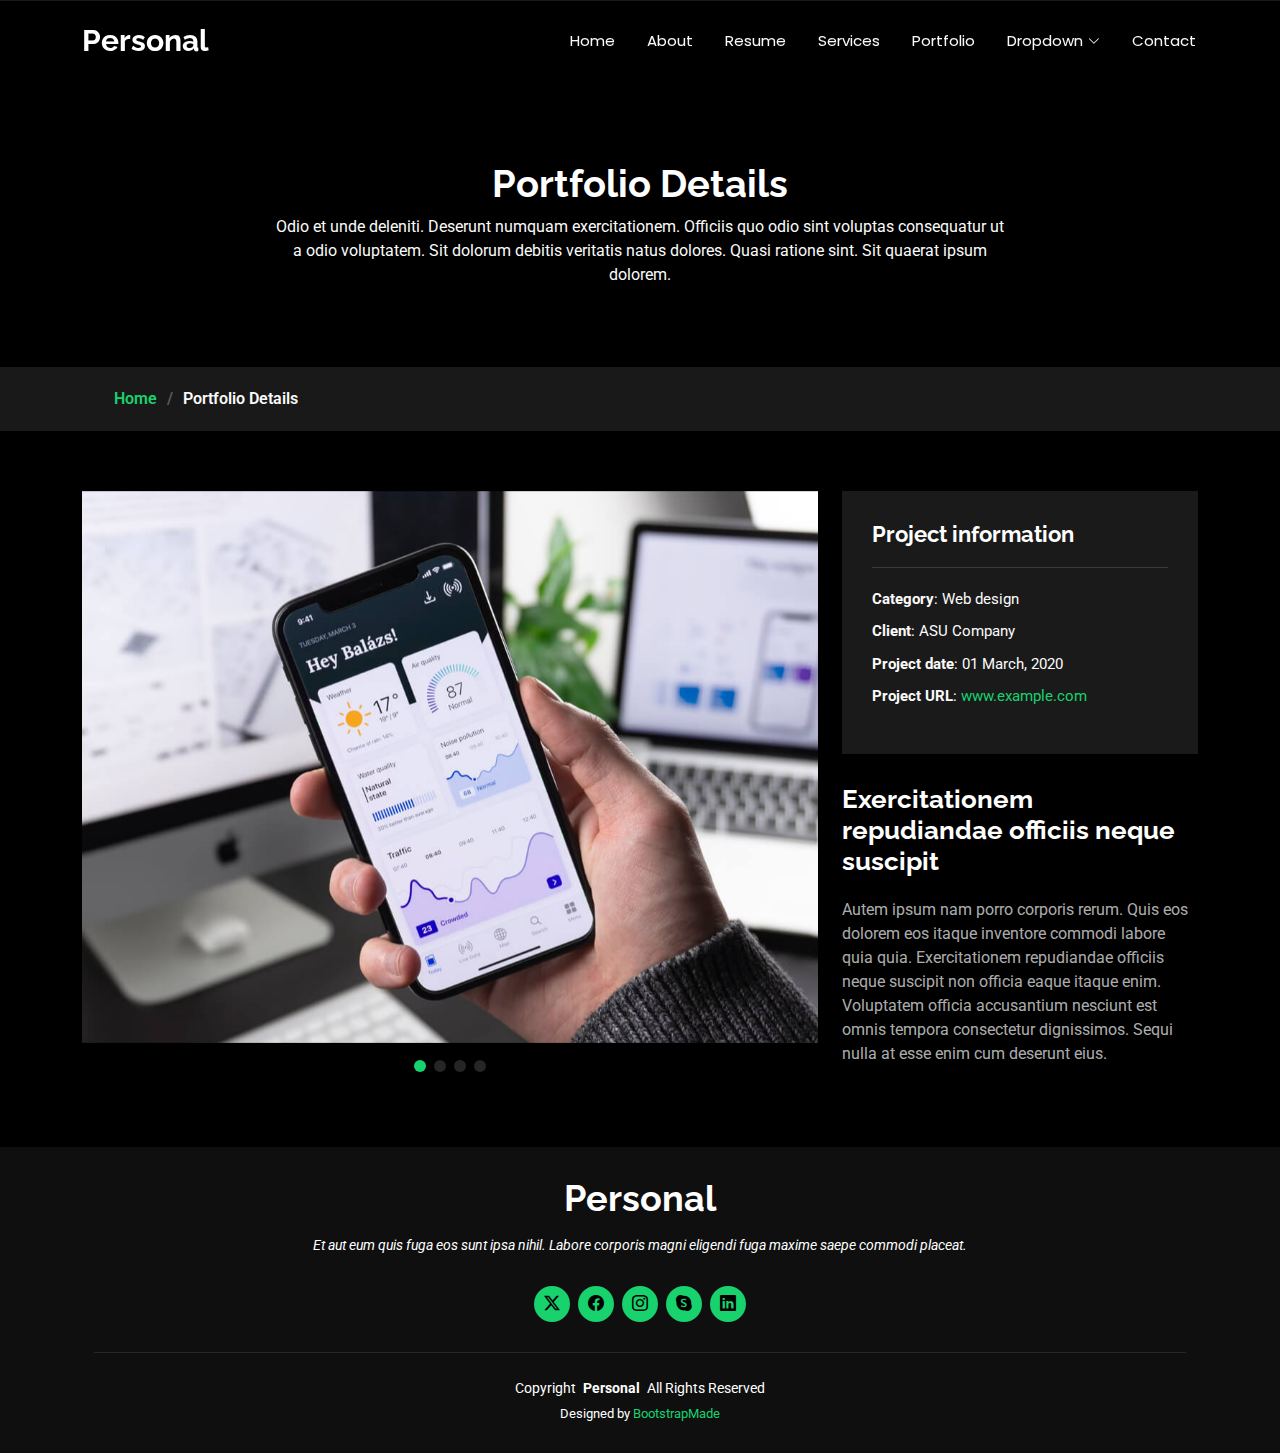
<file: portfolio-details.html>
<!DOCTYPE html>
<html lang="en">

<head>
  <meta charset="utf-8">
  <meta content="width=device-width, initial-scale=1.0" name="viewport">
  <title>Portfolio Details - Personal Bootstrap Template</title>
  <meta name="description" content="">
  <meta name="keywords" content="">

  <!-- Favicons -->
  <link href="assets/img/favicon.png" rel="icon">
  <link href="assets/img/apple-touch-icon.png" rel="apple-touch-icon">

  <!-- Fonts -->
  <link href="https://fonts.googleapis.com" rel="preconnect">
  <link href="https://fonts.gstatic.com" rel="preconnect" crossorigin>
  <link href="https://fonts.googleapis.com/css2?family=Roboto:ital,wght@0,100;0,300;0,400;0,500;0,700;0,900;1,100;1,300;1,400;1,500;1,700;1,900&family=Poppins:ital,wght@0,100;0,200;0,300;0,400;0,500;0,600;0,700;0,800;0,900;1,100;1,200;1,300;1,400;1,500;1,600;1,700;1,800;1,900&family=Raleway:ital,wght@0,100;0,200;0,300;0,400;0,500;0,600;0,700;0,800;0,900;1,100;1,200;1,300;1,400;1,500;1,600;1,700;1,800;1,900&display=swap" rel="stylesheet">

  <!-- Vendor CSS Files -->
  <link href="assets/vendor/bootstrap/css/bootstrap.min.css" rel="stylesheet">
  <link href="assets/vendor/bootstrap-icons/bootstrap-icons.css" rel="stylesheet">
  <link href="assets/vendor/aos/aos.css" rel="stylesheet">
  <link href="assets/vendor/swiper/swiper-bundle.min.css" rel="stylesheet">
  <link href="assets/vendor/glightbox/css/glightbox.min.css" rel="stylesheet">

  <!-- Main CSS File -->
  <link href="assets/css/main.css" rel="stylesheet">

  <!-- =======================================================
  * Template Name: Personal
  * Template URL: https://bootstrapmade.com/personal-free-resume-bootstrap-template/
  * Updated: Aug 07 2024 with Bootstrap v5.3.3
  * Author: BootstrapMade.com
  * License: https://bootstrapmade.com/license/
  ======================================================== -->
</head>

<body class="portfolio-details-page">

  <header id="header" class="header d-flex align-items-center fixed-top">
    <div class="container-fluid container-xl position-relative d-flex align-items-center justify-content-between">

      <a href="index.html" class="logo d-flex align-items-center">
        <!-- Uncomment the line below if you also wish to use an image logo -->
        <!-- <img src="assets/img/logo.png" alt=""> -->
        <h1 class="sitename">Personal</h1>
      </a>

      <nav id="navmenu" class="navmenu">
        <ul>
          <li><a href="index.html">Home</a></li>
          <li><a href="about.html">About</a></li>
          <li><a href="resume.html">Resume</a></li>
          <li><a href="services.html">Services</a></li>
          <li><a href="portfolio.html">Portfolio</a></li>
          <li class="dropdown"><a href="#"><span>Dropdown</span> <i class="bi bi-chevron-down toggle-dropdown"></i></a>
            <ul>
              <li><a href="#">Dropdown 1</a></li>
              <li class="dropdown"><a href="#"><span>Deep Dropdown</span> <i class="bi bi-chevron-down toggle-dropdown"></i></a>
                <ul>
                  <li><a href="#">Deep Dropdown 1</a></li>
                  <li><a href="#">Deep Dropdown 2</a></li>
                  <li><a href="#">Deep Dropdown 3</a></li>
                  <li><a href="#">Deep Dropdown 4</a></li>
                  <li><a href="#">Deep Dropdown 5</a></li>
                </ul>
              </li>
              <li><a href="#">Dropdown 2</a></li>
              <li><a href="#">Dropdown 3</a></li>
              <li><a href="#">Dropdown 4</a></li>
            </ul>
          </li>
          <li><a href="contact.html">Contact</a></li>
        </ul>
        <i class="mobile-nav-toggle d-xl-none bi bi-list"></i>
      </nav>

    </div>
  </header>

  <main class="main">

    <!-- Page Title -->
    <div class="page-title" data-aos="fade">
      <div class="heading">
        <div class="container">
          <div class="row d-flex justify-content-center text-center">
            <div class="col-lg-8">
              <h1>Portfolio Details</h1>
              <p class="mb-0">Odio et unde deleniti. Deserunt numquam exercitationem. Officiis quo odio sint voluptas consequatur ut a odio voluptatem. Sit dolorum debitis veritatis natus dolores. Quasi ratione sint. Sit quaerat ipsum dolorem.</p>
            </div>
          </div>
        </div>
      </div>
      <nav class="breadcrumbs">
        <div class="container">
          <ol>
            <li><a href="index.html">Home</a></li>
            <li class="current">Portfolio Details</li>
          </ol>
        </div>
      </nav>
    </div><!-- End Page Title -->

    <!-- Portfolio Details Section -->
    <section id="portfolio-details" class="portfolio-details section">

      <div class="container" data-aos="fade-up" data-aos-delay="100">

        <div class="row gy-4">

          <div class="col-lg-8">
            <div class="portfolio-details-slider swiper init-swiper">

              <script type="application/json" class="swiper-config">
                {
                  "loop": true,
                  "speed": 600,
                  "autoplay": {
                    "delay": 5000
                  },
                  "slidesPerView": "auto",
                  "pagination": {
                    "el": ".swiper-pagination",
                    "type": "bullets",
                    "clickable": true
                  }
                }
              </script>

              <div class="swiper-wrapper align-items-center">

                <div class="swiper-slide">
                  <img src="assets/img/portfolio/app-1.jpg" alt="">
                </div>

                <div class="swiper-slide">
                  <img src="assets/img/portfolio/product-1.jpg" alt="">
                </div>

                <div class="swiper-slide">
                  <img src="assets/img/portfolio/branding-1.jpg" alt="">
                </div>

                <div class="swiper-slide">
                  <img src="assets/img/portfolio/books-1.jpg" alt="">
                </div>

              </div>
              <div class="swiper-pagination"></div>
            </div>
          </div>

          <div class="col-lg-4">
            <div class="portfolio-info" data-aos="fade-up" data-aos-delay="200">
              <h3>Project information</h3>
              <ul>
                <li><strong>Category</strong>: Web design</li>
                <li><strong>Client</strong>: ASU Company</li>
                <li><strong>Project date</strong>: 01 March, 2020</li>
                <li><strong>Project URL</strong>: <a href="#">www.example.com</a></li>
              </ul>
            </div>
            <div class="portfolio-description" data-aos="fade-up" data-aos-delay="300">
              <h2>Exercitationem repudiandae officiis neque suscipit</h2>
              <p>
                Autem ipsum nam porro corporis rerum. Quis eos dolorem eos itaque inventore commodi labore quia quia. Exercitationem repudiandae officiis neque suscipit non officia eaque itaque enim. Voluptatem officia accusantium nesciunt est omnis tempora consectetur dignissimos. Sequi nulla at esse enim cum deserunt eius.
              </p>
            </div>
          </div>

        </div>

      </div>

    </section><!-- /Portfolio Details Section -->

  </main>

  <footer id="footer" class="footer dark-background">
    <div class="container">
      <h3 class="sitename">Personal</h3>
      <p>Et aut eum quis fuga eos sunt ipsa nihil. Labore corporis magni eligendi fuga maxime saepe commodi placeat.</p>
      <div class="social-links d-flex justify-content-center">
        <a href=""><i class="bi bi-twitter-x"></i></a>
        <a href=""><i class="bi bi-facebook"></i></a>
        <a href=""><i class="bi bi-instagram"></i></a>
        <a href=""><i class="bi bi-skype"></i></a>
        <a href=""><i class="bi bi-linkedin"></i></a>
      </div>
      <div class="container">
        <div class="copyright">
          <span>Copyright</span> <strong class="px-1 sitename">Personal</strong> <span>All Rights Reserved</span>
        </div>
        <div class="credits">
          <!-- All the links in the footer should remain intact. -->
          <!-- You can delete the links only if you've purchased the pro version. -->
          <!-- Licensing information: https://bootstrapmade.com/license/ -->
          <!-- Purchase the pro version with working PHP/AJAX contact form: [buy-url] -->
          Designed by <a href="https://bootstrapmade.com/">BootstrapMade</a>
        </div>
      </div>
    </div>
  </footer>

  <!-- Scroll Top -->
  <a href="#" id="scroll-top" class="scroll-top d-flex align-items-center justify-content-center"><i class="bi bi-arrow-up-short"></i></a>

  <!-- Preloader -->
  <div id="preloader"></div>

  <!-- Vendor JS Files -->
  <script src="assets/vendor/bootstrap/js/bootstrap.bundle.min.js"></script>
  <script src="assets/vendor/php-email-form/validate.js"></script>
  <script src="assets/vendor/aos/aos.js"></script>
  <script src="assets/vendor/typed.js/typed.umd.js"></script>
  <script src="assets/vendor/purecounter/purecounter_vanilla.js"></script>
  <script src="assets/vendor/waypoints/noframework.waypoints.js"></script>
  <script src="assets/vendor/swiper/swiper-bundle.min.js"></script>
  <script src="assets/vendor/glightbox/js/glightbox.min.js"></script>
  <script src="assets/vendor/imagesloaded/imagesloaded.pkgd.min.js"></script>
  <script src="assets/vendor/isotope-layout/isotope.pkgd.min.js"></script>

  <!-- Main JS File -->
  <script src="assets/js/main.js"></script>

</body>

</html>
</file>
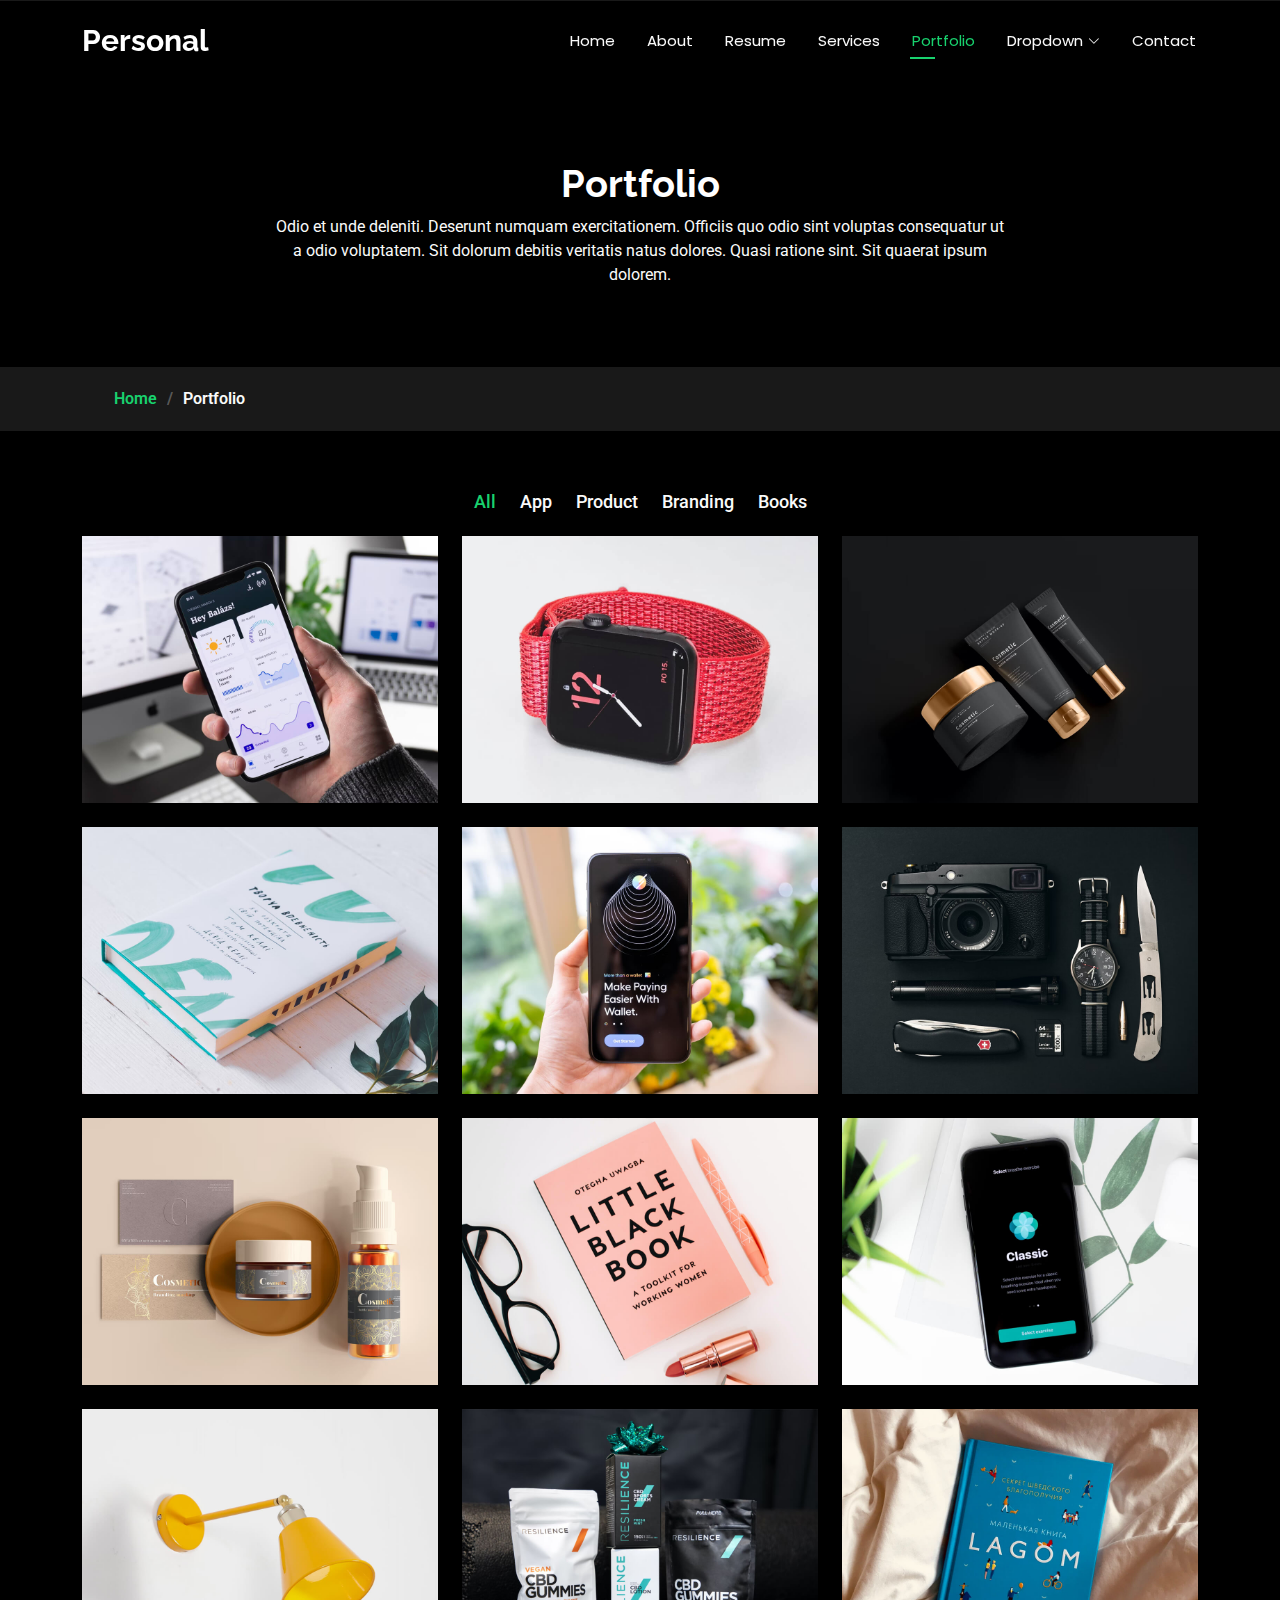
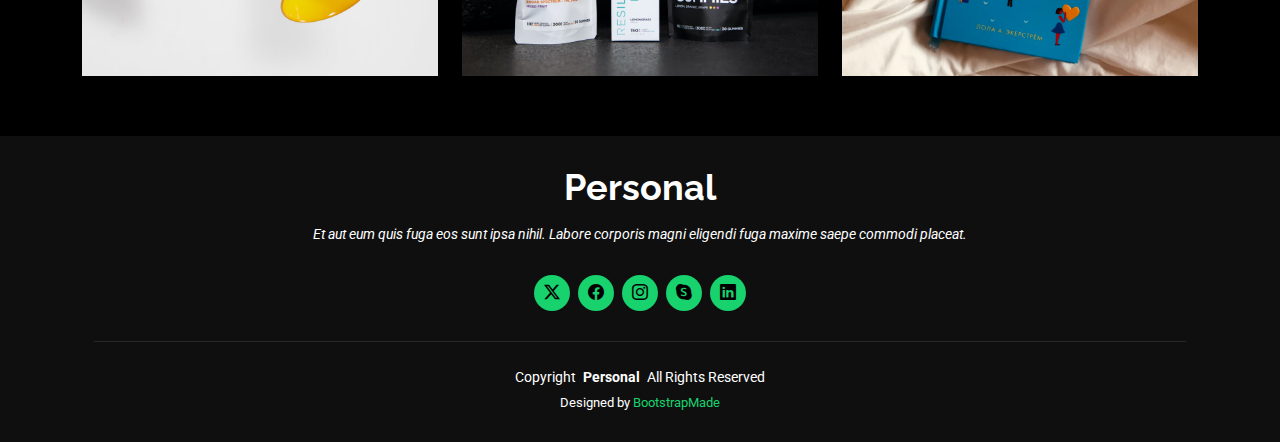
<file: portfolio.html>
<!DOCTYPE html>
<html lang="en">

<head>
  <meta charset="utf-8">
  <meta content="width=device-width, initial-scale=1.0" name="viewport">
  <title>Portfolio - Personal Bootstrap Template</title>
  <meta name="description" content="">
  <meta name="keywords" content="">

  <!-- Favicons -->
  <link href="assets/img/favicon.png" rel="icon">
  <link href="assets/img/apple-touch-icon.png" rel="apple-touch-icon">

  <!-- Fonts -->
  <link href="https://fonts.googleapis.com" rel="preconnect">
  <link href="https://fonts.gstatic.com" rel="preconnect" crossorigin>
  <link href="https://fonts.googleapis.com/css2?family=Roboto:ital,wght@0,100;0,300;0,400;0,500;0,700;0,900;1,100;1,300;1,400;1,500;1,700;1,900&family=Poppins:ital,wght@0,100;0,200;0,300;0,400;0,500;0,600;0,700;0,800;0,900;1,100;1,200;1,300;1,400;1,500;1,600;1,700;1,800;1,900&family=Raleway:ital,wght@0,100;0,200;0,300;0,400;0,500;0,600;0,700;0,800;0,900;1,100;1,200;1,300;1,400;1,500;1,600;1,700;1,800;1,900&display=swap" rel="stylesheet">

  <!-- Vendor CSS Files -->
  <link href="assets/vendor/bootstrap/css/bootstrap.min.css" rel="stylesheet">
  <link href="assets/vendor/bootstrap-icons/bootstrap-icons.css" rel="stylesheet">
  <link href="assets/vendor/aos/aos.css" rel="stylesheet">
  <link href="assets/vendor/swiper/swiper-bundle.min.css" rel="stylesheet">
  <link href="assets/vendor/glightbox/css/glightbox.min.css" rel="stylesheet">

  <!-- Main CSS File -->
  <link href="assets/css/main.css" rel="stylesheet">

  <!-- =======================================================
  * Template Name: Personal
  * Template URL: https://bootstrapmade.com/personal-free-resume-bootstrap-template/
  * Updated: Aug 07 2024 with Bootstrap v5.3.3
  * Author: BootstrapMade.com
  * License: https://bootstrapmade.com/license/
  ======================================================== -->
</head>

<body class="portfolio-page">

  <header id="header" class="header d-flex align-items-center fixed-top">
    <div class="container-fluid container-xl position-relative d-flex align-items-center justify-content-between">

      <a href="index.html" class="logo d-flex align-items-center">
        <!-- Uncomment the line below if you also wish to use an image logo -->
        <!-- <img src="assets/img/logo.png" alt=""> -->
        <h1 class="sitename">Personal</h1>
      </a>

      <nav id="navmenu" class="navmenu">
        <ul>
          <li><a href="index.html">Home</a></li>
          <li><a href="about.html">About</a></li>
          <li><a href="resume.html">Resume</a></li>
          <li><a href="services.html">Services</a></li>
          <li><a href="portfolio.html" class="active">Portfolio</a></li>
          <li class="dropdown"><a href="#"><span>Dropdown</span> <i class="bi bi-chevron-down toggle-dropdown"></i></a>
            <ul>
              <li><a href="#">Dropdown 1</a></li>
              <li class="dropdown"><a href="#"><span>Deep Dropdown</span> <i class="bi bi-chevron-down toggle-dropdown"></i></a>
                <ul>
                  <li><a href="#">Deep Dropdown 1</a></li>
                  <li><a href="#">Deep Dropdown 2</a></li>
                  <li><a href="#">Deep Dropdown 3</a></li>
                  <li><a href="#">Deep Dropdown 4</a></li>
                  <li><a href="#">Deep Dropdown 5</a></li>
                </ul>
              </li>
              <li><a href="#">Dropdown 2</a></li>
              <li><a href="#">Dropdown 3</a></li>
              <li><a href="#">Dropdown 4</a></li>
            </ul>
          </li>
          <li><a href="contact.html">Contact</a></li>
        </ul>
        <i class="mobile-nav-toggle d-xl-none bi bi-list"></i>
      </nav>

    </div>
  </header>

  <main class="main">

    <!-- Page Title -->
    <div class="page-title" data-aos="fade">
      <div class="heading">
        <div class="container">
          <div class="row d-flex justify-content-center text-center">
            <div class="col-lg-8">
              <h1>Portfolio</h1>
              <p class="mb-0">Odio et unde deleniti. Deserunt numquam exercitationem. Officiis quo odio sint voluptas consequatur ut a odio voluptatem. Sit dolorum debitis veritatis natus dolores. Quasi ratione sint. Sit quaerat ipsum dolorem.</p>
            </div>
          </div>
        </div>
      </div>
      <nav class="breadcrumbs">
        <div class="container">
          <ol>
            <li><a href="index.html">Home</a></li>
            <li class="current">Portfolio</li>
          </ol>
        </div>
      </nav>
    </div><!-- End Page Title -->

    <!-- Portfolio Section -->
    <section id="portfolio" class="portfolio section">

      <div class="container">

        <div class="isotope-layout" data-default-filter="*" data-layout="masonry" data-sort="original-order">

          <ul class="portfolio-filters isotope-filters" data-aos="fade-up" data-aos-delay="100">
            <li data-filter="*" class="filter-active">All</li>
            <li data-filter=".filter-app">App</li>
            <li data-filter=".filter-product">Product</li>
            <li data-filter=".filter-branding">Branding</li>
            <li data-filter=".filter-books">Books</li>
          </ul><!-- End Portfolio Filters -->

          <div class="row gy-4 isotope-container" data-aos="fade-up" data-aos-delay="200">

            <div class="col-lg-4 col-md-6 portfolio-item isotope-item filter-app">
              <div class="portfolio-content h-100">
                <img src="assets/img/portfolio/app-1.jpg" class="img-fluid" alt="">
                <div class="portfolio-info">
                  <h4>App 1</h4>
                  <p>Lorem ipsum, dolor sit amet consectetur</p>
                  <a href="assets/img/portfolio/app-1.jpg" title="App 1" data-gallery="portfolio-gallery-app" class="glightbox preview-link"><i class="bi bi-zoom-in"></i></a>
                  <a href="portfolio-details.html" title="More Details" class="details-link"><i class="bi bi-link-45deg"></i></a>
                </div>
              </div>
            </div><!-- End Portfolio Item -->

            <div class="col-lg-4 col-md-6 portfolio-item isotope-item filter-product">
              <div class="portfolio-content h-100">
                <img src="assets/img/portfolio/product-1.jpg" class="img-fluid" alt="">
                <div class="portfolio-info">
                  <h4>Product 1</h4>
                  <p>Lorem ipsum, dolor sit amet consectetur</p>
                  <a href="assets/img/portfolio/product-1.jpg" title="Product 1" data-gallery="portfolio-gallery-product" class="glightbox preview-link"><i class="bi bi-zoom-in"></i></a>
                  <a href="portfolio-details.html" title="More Details" class="details-link"><i class="bi bi-link-45deg"></i></a>
                </div>
              </div>
            </div><!-- End Portfolio Item -->

            <div class="col-lg-4 col-md-6 portfolio-item isotope-item filter-branding">
              <div class="portfolio-content h-100">
                <img src="assets/img/portfolio/branding-1.jpg" class="img-fluid" alt="">
                <div class="portfolio-info">
                  <h4>Branding 1</h4>
                  <p>Lorem ipsum, dolor sit amet consectetur</p>
                  <a href="assets/img/portfolio/branding-1.jpg" title="Branding 1" data-gallery="portfolio-gallery-branding" class="glightbox preview-link"><i class="bi bi-zoom-in"></i></a>
                  <a href="portfolio-details.html" title="More Details" class="details-link"><i class="bi bi-link-45deg"></i></a>
                </div>
              </div>
            </div><!-- End Portfolio Item -->

            <div class="col-lg-4 col-md-6 portfolio-item isotope-item filter-books">
              <div class="portfolio-content h-100">
                <img src="assets/img/portfolio/books-1.jpg" class="img-fluid" alt="">
                <div class="portfolio-info">
                  <h4>Books 1</h4>
                  <p>Lorem ipsum, dolor sit amet consectetur</p>
                  <a href="assets/img/portfolio/books-1.jpg" title="Branding 1" data-gallery="portfolio-gallery-book" class="glightbox preview-link"><i class="bi bi-zoom-in"></i></a>
                  <a href="portfolio-details.html" title="More Details" class="details-link"><i class="bi bi-link-45deg"></i></a>
                </div>
              </div>
            </div><!-- End Portfolio Item -->

            <div class="col-lg-4 col-md-6 portfolio-item isotope-item filter-app">
              <div class="portfolio-content h-100">
                <img src="assets/img/portfolio/app-2.jpg" class="img-fluid" alt="">
                <div class="portfolio-info">
                  <h4>App 2</h4>
                  <p>Lorem ipsum, dolor sit amet consectetur</p>
                  <a href="assets/img/portfolio/app-2.jpg" title="App 2" data-gallery="portfolio-gallery-app" class="glightbox preview-link"><i class="bi bi-zoom-in"></i></a>
                  <a href="portfolio-details.html" title="More Details" class="details-link"><i class="bi bi-link-45deg"></i></a>
                </div>
              </div>
            </div><!-- End Portfolio Item -->

            <div class="col-lg-4 col-md-6 portfolio-item isotope-item filter-product">
              <div class="portfolio-content h-100">
                <img src="assets/img/portfolio/product-2.jpg" class="img-fluid" alt="">
                <div class="portfolio-info">
                  <h4>Product 2</h4>
                  <p>Lorem ipsum, dolor sit amet consectetur</p>
                  <a href="assets/img/portfolio/product-2.jpg" title="Product 2" data-gallery="portfolio-gallery-product" class="glightbox preview-link"><i class="bi bi-zoom-in"></i></a>
                  <a href="portfolio-details.html" title="More Details" class="details-link"><i class="bi bi-link-45deg"></i></a>
                </div>
              </div>
            </div><!-- End Portfolio Item -->

            <div class="col-lg-4 col-md-6 portfolio-item isotope-item filter-branding">
              <div class="portfolio-content h-100">
                <img src="assets/img/portfolio/branding-2.jpg" class="img-fluid" alt="">
                <div class="portfolio-info">
                  <h4>Branding 2</h4>
                  <p>Lorem ipsum, dolor sit amet consectetur</p>
                  <a href="assets/img/portfolio/branding-2.jpg" title="Branding 2" data-gallery="portfolio-gallery-branding" class="glightbox preview-link"><i class="bi bi-zoom-in"></i></a>
                  <a href="portfolio-details.html" title="More Details" class="details-link"><i class="bi bi-link-45deg"></i></a>
                </div>
              </div>
            </div><!-- End Portfolio Item -->

            <div class="col-lg-4 col-md-6 portfolio-item isotope-item filter-books">
              <div class="portfolio-content h-100">
                <img src="assets/img/portfolio/books-2.jpg" class="img-fluid" alt="">
                <div class="portfolio-info">
                  <h4>Books 2</h4>
                  <p>Lorem ipsum, dolor sit amet consectetur</p>
                  <a href="assets/img/portfolio/books-2.jpg" title="Branding 2" data-gallery="portfolio-gallery-book" class="glightbox preview-link"><i class="bi bi-zoom-in"></i></a>
                  <a href="portfolio-details.html" title="More Details" class="details-link"><i class="bi bi-link-45deg"></i></a>
                </div>
              </div>
            </div><!-- End Portfolio Item -->

            <div class="col-lg-4 col-md-6 portfolio-item isotope-item filter-app">
              <div class="portfolio-content h-100">
                <img src="assets/img/portfolio/app-3.jpg" class="img-fluid" alt="">
                <div class="portfolio-info">
                  <h4>App 3</h4>
                  <p>Lorem ipsum, dolor sit amet consectetur</p>
                  <a href="assets/img/portfolio/app-3.jpg" title="App 3" data-gallery="portfolio-gallery-app" class="glightbox preview-link"><i class="bi bi-zoom-in"></i></a>
                  <a href="portfolio-details.html" title="More Details" class="details-link"><i class="bi bi-link-45deg"></i></a>
                </div>
              </div>
            </div><!-- End Portfolio Item -->

            <div class="col-lg-4 col-md-6 portfolio-item isotope-item filter-product">
              <div class="portfolio-content h-100">
                <img src="assets/img/portfolio/product-3.jpg" class="img-fluid" alt="">
                <div class="portfolio-info">
                  <h4>Product 3</h4>
                  <p>Lorem ipsum, dolor sit amet consectetur</p>
                  <a href="assets/img/portfolio/product-3.jpg" title="Product 3" data-gallery="portfolio-gallery-product" class="glightbox preview-link"><i class="bi bi-zoom-in"></i></a>
                  <a href="portfolio-details.html" title="More Details" class="details-link"><i class="bi bi-link-45deg"></i></a>
                </div>
              </div>
            </div><!-- End Portfolio Item -->

            <div class="col-lg-4 col-md-6 portfolio-item isotope-item filter-branding">
              <div class="portfolio-content h-100">
                <img src="assets/img/portfolio/branding-3.jpg" class="img-fluid" alt="">
                <div class="portfolio-info">
                  <h4>Branding 3</h4>
                  <p>Lorem ipsum, dolor sit amet consectetur</p>
                  <a href="assets/img/portfolio/branding-3.jpg" title="Branding 2" data-gallery="portfolio-gallery-branding" class="glightbox preview-link"><i class="bi bi-zoom-in"></i></a>
                  <a href="portfolio-details.html" title="More Details" class="details-link"><i class="bi bi-link-45deg"></i></a>
                </div>
              </div>
            </div><!-- End Portfolio Item -->

            <div class="col-lg-4 col-md-6 portfolio-item isotope-item filter-books">
              <div class="portfolio-content h-100">
                <img src="assets/img/portfolio/books-3.jpg" class="img-fluid" alt="">
                <div class="portfolio-info">
                  <h4>Books 3</h4>
                  <p>Lorem ipsum, dolor sit amet consectetur</p>
                  <a href="assets/img/portfolio/books-3.jpg" title="Branding 3" data-gallery="portfolio-gallery-book" class="glightbox preview-link"><i class="bi bi-zoom-in"></i></a>
                  <a href="portfolio-details.html" title="More Details" class="details-link"><i class="bi bi-link-45deg"></i></a>
                </div>
              </div>
            </div><!-- End Portfolio Item -->

          </div><!-- End Portfolio Container -->

        </div>

      </div>

    </section><!-- /Portfolio Section -->

  </main>

  <footer id="footer" class="footer dark-background">
    <div class="container">
      <h3 class="sitename">Personal</h3>
      <p>Et aut eum quis fuga eos sunt ipsa nihil. Labore corporis magni eligendi fuga maxime saepe commodi placeat.</p>
      <div class="social-links d-flex justify-content-center">
        <a href=""><i class="bi bi-twitter-x"></i></a>
        <a href=""><i class="bi bi-facebook"></i></a>
        <a href=""><i class="bi bi-instagram"></i></a>
        <a href=""><i class="bi bi-skype"></i></a>
        <a href=""><i class="bi bi-linkedin"></i></a>
      </div>
      <div class="container">
        <div class="copyright">
          <span>Copyright</span> <strong class="px-1 sitename">Personal</strong> <span>All Rights Reserved</span>
        </div>
        <div class="credits">
          <!-- All the links in the footer should remain intact. -->
          <!-- You can delete the links only if you've purchased the pro version. -->
          <!-- Licensing information: https://bootstrapmade.com/license/ -->
          <!-- Purchase the pro version with working PHP/AJAX contact form: [buy-url] -->
          Designed by <a href="https://bootstrapmade.com/">BootstrapMade</a>
        </div>
      </div>
    </div>
  </footer>

  <!-- Scroll Top -->
  <a href="#" id="scroll-top" class="scroll-top d-flex align-items-center justify-content-center"><i class="bi bi-arrow-up-short"></i></a>

  <!-- Preloader -->
  <div id="preloader"></div>

  <!-- Vendor JS Files -->
  <script src="assets/vendor/bootstrap/js/bootstrap.bundle.min.js"></script>
  <script src="assets/vendor/php-email-form/validate.js"></script>
  <script src="assets/vendor/aos/aos.js"></script>
  <script src="assets/vendor/typed.js/typed.umd.js"></script>
  <script src="assets/vendor/purecounter/purecounter_vanilla.js"></script>
  <script src="assets/vendor/waypoints/noframework.waypoints.js"></script>
  <script src="assets/vendor/swiper/swiper-bundle.min.js"></script>
  <script src="assets/vendor/glightbox/js/glightbox.min.js"></script>
  <script src="assets/vendor/imagesloaded/imagesloaded.pkgd.min.js"></script>
  <script src="assets/vendor/isotope-layout/isotope.pkgd.min.js"></script>

  <!-- Main JS File -->
  <script src="assets/js/main.js"></script>

</body>

</html>
</file>
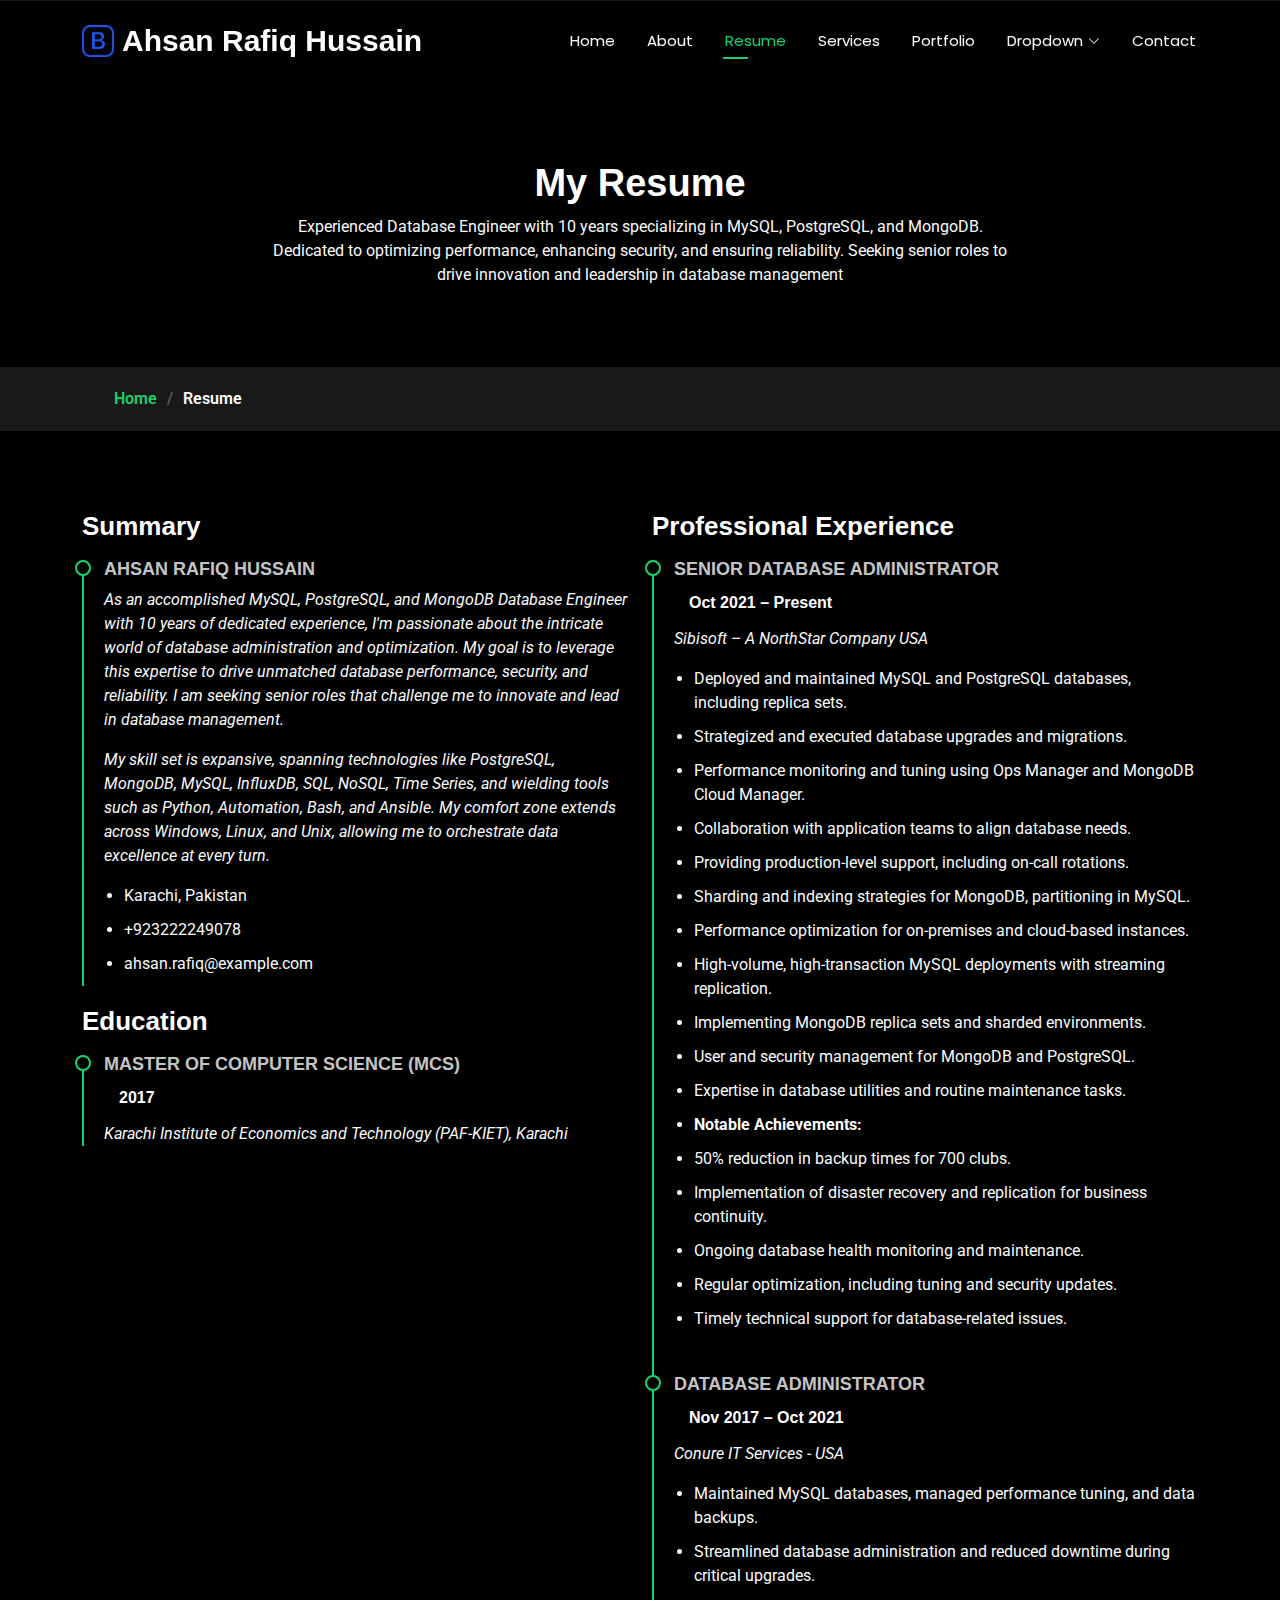
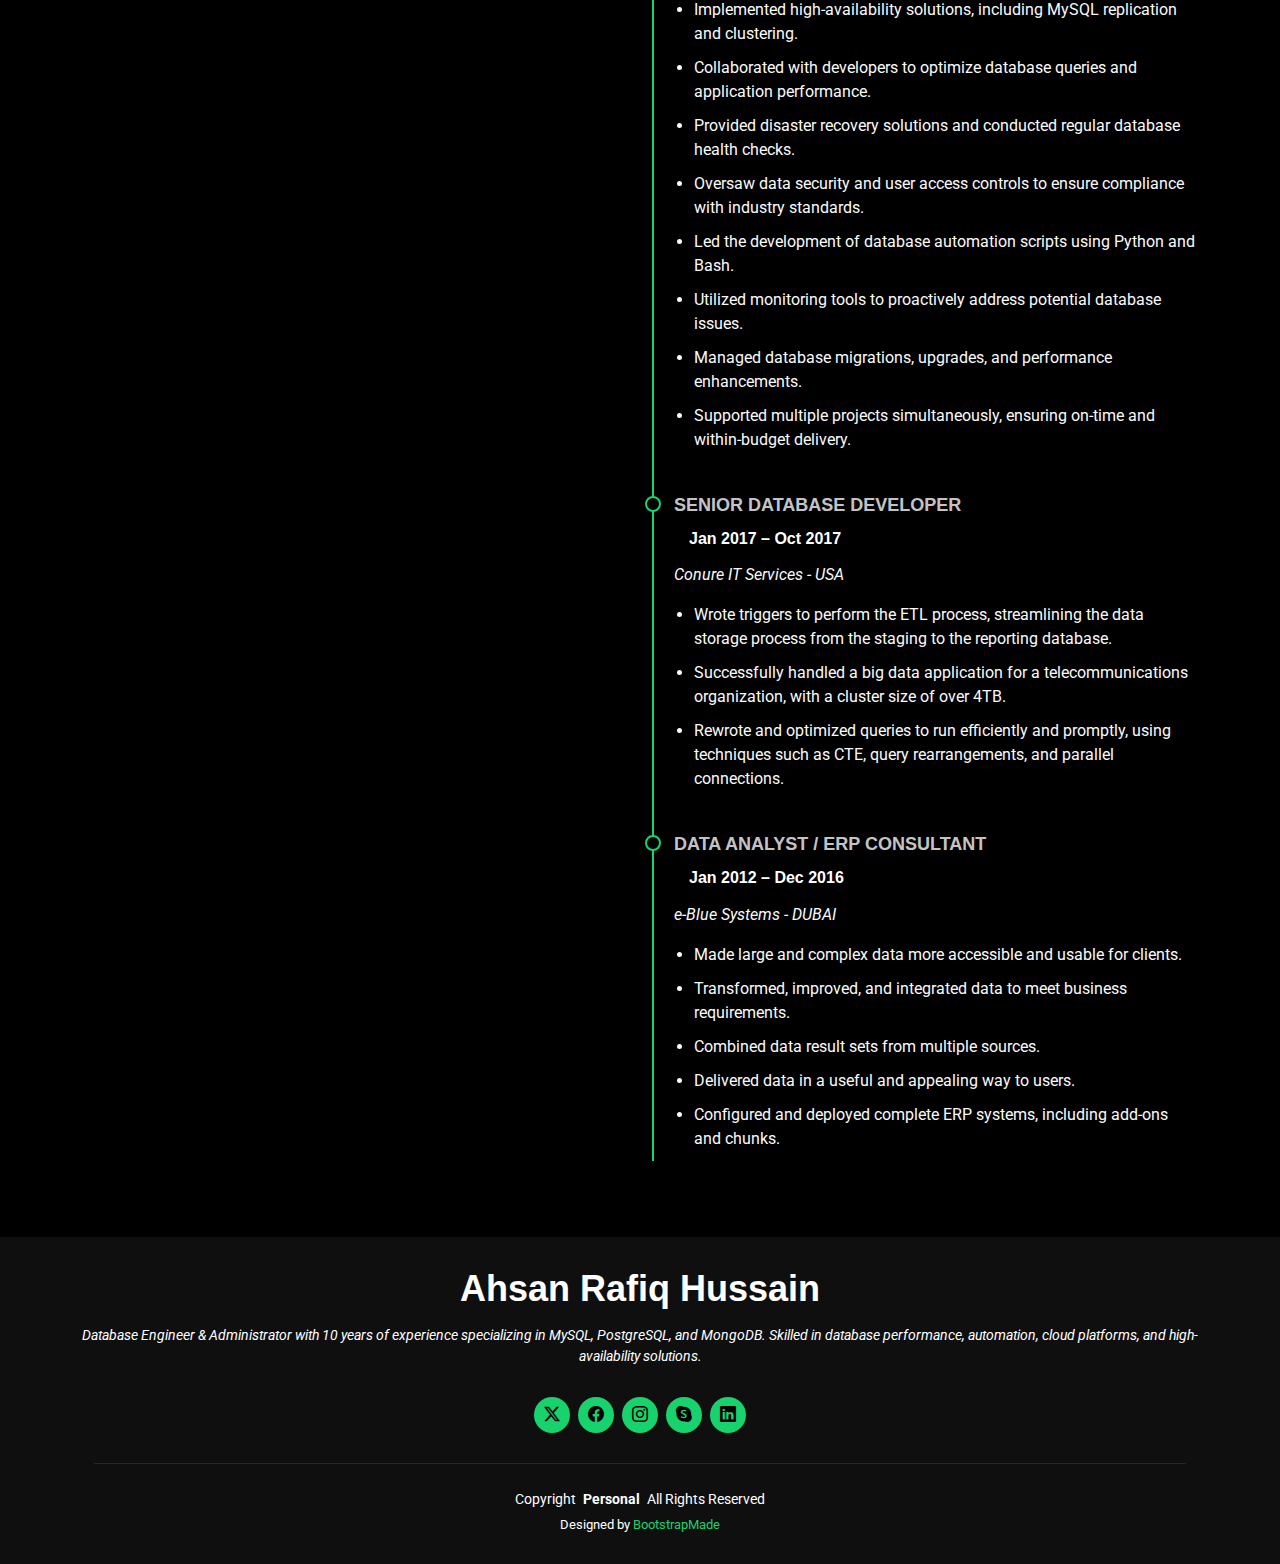
<file: resume.html>
<!DOCTYPE html>
<html lang="en">

<head>
  <meta charset="utf-8">
  <meta content="width=device-width, initial-scale=1.0" name="viewport">
  <title>Resume - Personal Bootstrap Template</title>
  <meta name="description" content="">
  <meta name="keywords" content="">

  <!-- Favicons -->
  <link href="assets/img/favicon.png" rel="icon">
  <link href="assets/img/apple-touch-icon.png" rel="apple-touch-icon">

  <!-- Fonts -->
  <link href="https://fonts.googleapis.com" rel="preconnect">
  <link href="https://fonts.gstatic.com" rel="preconnect" crossorigin>
  <link href="https://fonts.googleapis.com/css2?family=Roboto:ital,wght@0,100;0,300;0,400;0,500;0,700;0,900;1,100;1,300;1,400;1,500;1,700;1,900&family=Poppins:ital,wght@0,100;0,200;0,300;0,400;0,500;0,600;0,700;0,800;0,900;1,100;1,200;1,300;1,400;1,500;1,600;1,700;1,800;1,900&display=swap" rel="stylesheet">

  <!-- Vendor CSS Files -->
  <link href="assets/vendor/bootstrap/css/bootstrap.min.css" rel="stylesheet">
  <link href="assets/vendor/bootstrap-icons/bootstrap-icons.css" rel="stylesheet">
  <link href="assets/vendor/aos/aos.css" rel="stylesheet">
  <link href="assets/vendor/swiper/swiper-bundle.min.css" rel="stylesheet">
  <link href="assets/vendor/glightbox/css/glightbox.min.css" rel="stylesheet">

  <!-- Main CSS File -->
  <link href="assets/css/main.css" rel="stylesheet">

  <!-- =======================================================
  * Template Name: Personal
  * Template URL: https://bootstrapmade.com/personal-free-resume-bootstrap-template/
  * Updated: Aug 07 2024 with Bootstrap v5.3.3
  * Author: BootstrapMade.com
  * License: https://bootstrapmade.com/license/
  ======================================================== -->
</head>

<body class="resume-page">

  <header id="header" class="header d-flex align-items-center fixed-top">
    <div class="container-fluid container-xl position-relative d-flex align-items-center justify-content-between">

      <a href="index.html" class="logo d-flex align-items-center">
        <!-- Uncomment the line below if you also wish to use an image logo -->
        <img src="assets/img/logo.png" alt="">
        <h1 class="sitename">Ahsan Rafiq Hussain</h1>
      </a>

      <nav id="navmenu" class="navmenu">
        <ul>
          <li><a href="index.html">Home</a></li>
          <li><a href="about.html">About</a></li>
          <li><a href="resume.html" class="active">Resume</a></li>
          <li><a href="services.html">Services</a></li>
          <li><a href="portfolio.html">Portfolio</a></li>
          <li class="dropdown"><a href="#"><span>Dropdown</span> <i class="bi bi-chevron-down toggle-dropdown"></i></a>
            <ul>
              <li><a href="#">Dropdown 1</a></li>
              <li class="dropdown"><a href="#"><span>Deep Dropdown</span> <i class="bi bi-chevron-down toggle-dropdown"></i></a>
                <ul>
                  <li><a href="#">Deep Dropdown 1</a></li>
                  <li><a href="#">Deep Dropdown 2</a></li>
                  <li><a href="#">Deep Dropdown 3</a></li>
                  <li><a href="#">Deep Dropdown 4</a></li>
                  <li><a href="#">Deep Dropdown 5</a></li>
                </ul>
              </li>
              <li><a href="#">Dropdown 2</a></li>
              <li><a href="#">Dropdown 3</a></li>
              <li><a href="#">Dropdown 4</a></li>
            </ul>
          </li>
          <li><a href="contact.html">Contact</a></li>
        </ul>
        <i class="mobile-nav-toggle d-xl-none bi bi-list"></i>
      </nav>

    </div>
  </header>

  <main class="main">

    <!-- Page Title -->
    <div class="page-title" data-aos="fade">
      <div class="heading">
        <div class="container">
          <div class="row d-flex justify-content-center text-center">
            <div class="col-lg-8">
              <h1>My Resume</h1>
              <p class="mb-0">Experienced Database Engineer with 10 years specializing in MySQL, PostgreSQL, and MongoDB. Dedicated to optimizing performance, enhancing security, and ensuring reliability. Seeking senior roles to drive innovation and leadership in database management</p>
            </div>
          </div>
        </div>
      </div>
      <nav class="breadcrumbs">
        <div class="container">
          <ol>
            <li><a href="index.html">Home</a></li>
            <li class="current">Resume</li>
          </ol>
        </div>
      </nav>
    </div><!-- End Page Title -->

    <!-- Resume Section -->
    <section id="resume" class="resume section">

      <div class="container">

        <div class="row">

          <div class="col-lg-6" data-aos="fade-up" data-aos-delay="100">
            <h3 class="resume-title">Summary</h3>

            <div class="resume-item pb-0">
              <h4>Ahsan Rafiq Hussain</h4>
              <p><em>As an accomplished MySQL, PostgreSQL, and MongoDB Database Engineer with 10 years of dedicated experience, I'm passionate about the intricate world of database administration and optimization. My goal is to leverage this expertise to drive unmatched database performance, security, and reliability. I am seeking senior roles that challenge me to innovate and lead in database management.</em></p>
			  <p><em>My skill set is expansive, spanning technologies like PostgreSQL, MongoDB, MySQL, InfluxDB, SQL, NoSQL, Time Series, and wielding tools such as Python, Automation, Bash, and Ansible. My comfort zone extends across Windows, Linux, and Unix, allowing me to orchestrate data excellence at every turn.</em></p>
              <ul>
                <li>Karachi, Pakistan</li>
                <li>+923222249078</li>
                <li>ahsan.rafiq@example.com</li>
              </ul>
            </div><!-- End Resume Item -->

            <h3 class="resume-title">Education</h3>
            <div class="resume-item">
              <h4>Master of Computer Science (MCS)</h4>
              <h5>2017</h5>
              <p><em>Karachi Institute of Economics and Technology (PAF-KIET), Karachi</em></p>
            </div><!-- End Resume Item -->

          </div>

          <div class="col-lg-6" data-aos="fade-up" data-aos-delay="200">
            <h3 class="resume-title">Professional Experience</h3>
            <div class="resume-item">
              <h4>Senior Database Administrator</h4>
              <h5>Oct 2021 – Present</h5>
              <p><em>Sibisoft – A NorthStar Company USA</em></p>
              <ul>
                <li>Deployed and maintained MySQL and PostgreSQL databases, including replica sets.</li>
                <li>Strategized and executed database upgrades and migrations.</li>
                <li>Performance monitoring and tuning using Ops Manager and MongoDB Cloud Manager.</li>
                <li>Collaboration with application teams to align database needs.</li>
                <li>Providing production-level support, including on-call rotations.</li>
                <li>Sharding and indexing strategies for MongoDB, partitioning in MySQL.</li>
                <li>Performance optimization for on-premises and cloud-based instances.</li>
                <li>High-volume, high-transaction MySQL deployments with streaming replication.</li>
                <li>Implementing MongoDB replica sets and sharded environments.</li>
                <li>User and security management for MongoDB and PostgreSQL.</li>
                <li>Expertise in database utilities and routine maintenance tasks.</li>
                <li><strong>Notable Achievements:</strong></li>
                <li>50% reduction in backup times for 700 clubs.</li>
                <li>Implementation of disaster recovery and replication for business continuity.</li>
                <li>Ongoing database health monitoring and maintenance.</li>
                <li>Regular optimization, including tuning and security updates.</li>
                <li>Timely technical support for database-related issues.</li>
              </ul>
            </div><!-- End Resume Item -->

            <div class="resume-item">
              <h4>Database Administrator</h4>
              <h5>Nov 2017 – Oct 2021</h5>
              <p><em>Conure IT Services - USA</em></p>
              <ul>
                <li>Maintained MySQL databases, managed performance tuning, and data backups.</li>
                <li>Streamlined database administration and reduced downtime during critical upgrades.</li>
                <li>Implemented high-availability solutions, including MySQL replication and clustering.</li>
                <li>Collaborated with developers to optimize database queries and application performance.</li>
                <li>Provided disaster recovery solutions and conducted regular database health checks.</li>
                <li>Oversaw data security and user access controls to ensure compliance with industry standards.</li>
                <li>Led the development of database automation scripts using Python and Bash.</li>
                <li>Utilized monitoring tools to proactively address potential database issues.</li>
                <li>Managed database migrations, upgrades, and performance enhancements.</li>
                <li>Supported multiple projects simultaneously, ensuring on-time and within-budget delivery.</li>
              </ul>
            </div>
			
			
			<div class="resume-item">
				<h4>Senior Database Developer</h4>
				<h5>Jan 2017 – Oct 2017</h5>
				<p><em>Conure IT Services - USA</em></p>
				<ul>
				  <li>Wrote triggers to perform the ETL process, streamlining the data storage process from the staging to the reporting database.</li>
				  <li>Successfully handled a big data application for a telecommunications organization, with a cluster size of over 4TB.</li>
				  <li>Rewrote and optimized queries to run efficiently and promptly, using techniques such as CTE, query rearrangements, and parallel connections.</li>
				</ul>
			  </div><!-- End Resume Item -->

			  <div class="resume-item">
				<h4>Data Analyst / ERP Consultant</h4>
				<h5>Jan 2012 – Dec 2016</h5>
				<p><em>e-Blue Systems - DUBAI</em></p>
				<ul>
				  <li>Made large and complex data more accessible and usable for clients.</li>
				  <li>Transformed, improved, and integrated data to meet business requirements.</li>
				  <li>Combined data result sets from multiple sources.</li>
				  <li>Delivered data in a useful and appealing way to users.</li>
				  <li>Configured and deployed complete ERP systems, including add-ons and chunks.</li>
				</ul>
			  </div><!-- End Resume Item -->


          </div>
        </div>

      </div>

    </section><!-- End Resume Section -->

  </main><!-- End #main -->

  <footer id="footer" class="footer dark-background">
    <div class="container">
      <h3 class="sitename">Ahsan Rafiq Hussain</h3>
      <p>Database Engineer & Administrator with 10 years of experience specializing in MySQL, PostgreSQL, and MongoDB. Skilled in database performance, automation, cloud platforms, and high-availability solutions.</p>
      <div class="social-links d-flex justify-content-center">
        <a href=""><i class="bi bi-twitter-x"></i></a>
        <a href=""><i class="bi bi-facebook"></i></a>
        <a href=""><i class="bi bi-instagram"></i></a>
        <a href=""><i class="bi bi-skype"></i></a>
        <a href=""><i class="bi bi-linkedin"></i></a>
      </div>
      <div class="container">
        <div class="copyright">
          <span>Copyright</span> <strong class="px-1 sitename">Personal</strong> <span>All Rights Reserved</span>
        </div>
        <div class="credits">
          <!-- All the links in the footer should remain intact. -->
          <!-- You can delete the links only if you've purchased the pro version. -->
          <!-- Licensing information: https://bootstrapmade.com/license/ -->
          <!-- Purchase the pro version with working PHP/AJAX contact form: [buy-url] -->
          Designed by <a href="https://bootstrapmade.com/">BootstrapMade</a>
        </div>
      </div>
    </div>
  </footer>

  <!-- Scroll Top -->
  <a href="#" id="scroll-top" class="scroll-top d-flex align-items-center justify-content-center"><i class="bi bi-arrow-up-short"></i></a>

  <!-- Preloader -->
  <div id="preloader"></div>

  <!-- Vendor JS Files -->
  <script src="assets/vendor/bootstrap/js/bootstrap.bundle.min.js"></script>
  <script src="assets/vendor/php-email-form/validate.js"></script>
  <script src="assets/vendor/aos/aos.js"></script>
  <script src="assets/vendor/typed.js/typed.umd.js"></script>
  <script src="assets/vendor/purecounter/purecounter_vanilla.js"></script>
  <script src="assets/vendor/waypoints/noframework.waypoints.js"></script>
  <script src="assets/vendor/swiper/swiper-bundle.min.js"></script>
  <script src="assets/vendor/glightbox/js/glightbox.min.js"></script>
  <script src="assets/vendor/imagesloaded/imagesloaded.pkgd.min.js"></script>
  <script src="assets/vendor/isotope-layout/isotope.pkgd.min.js"></script>

  <!-- Main JS File -->
  <script src="assets/js/main.js"></script>

</body>

</html>
</file>
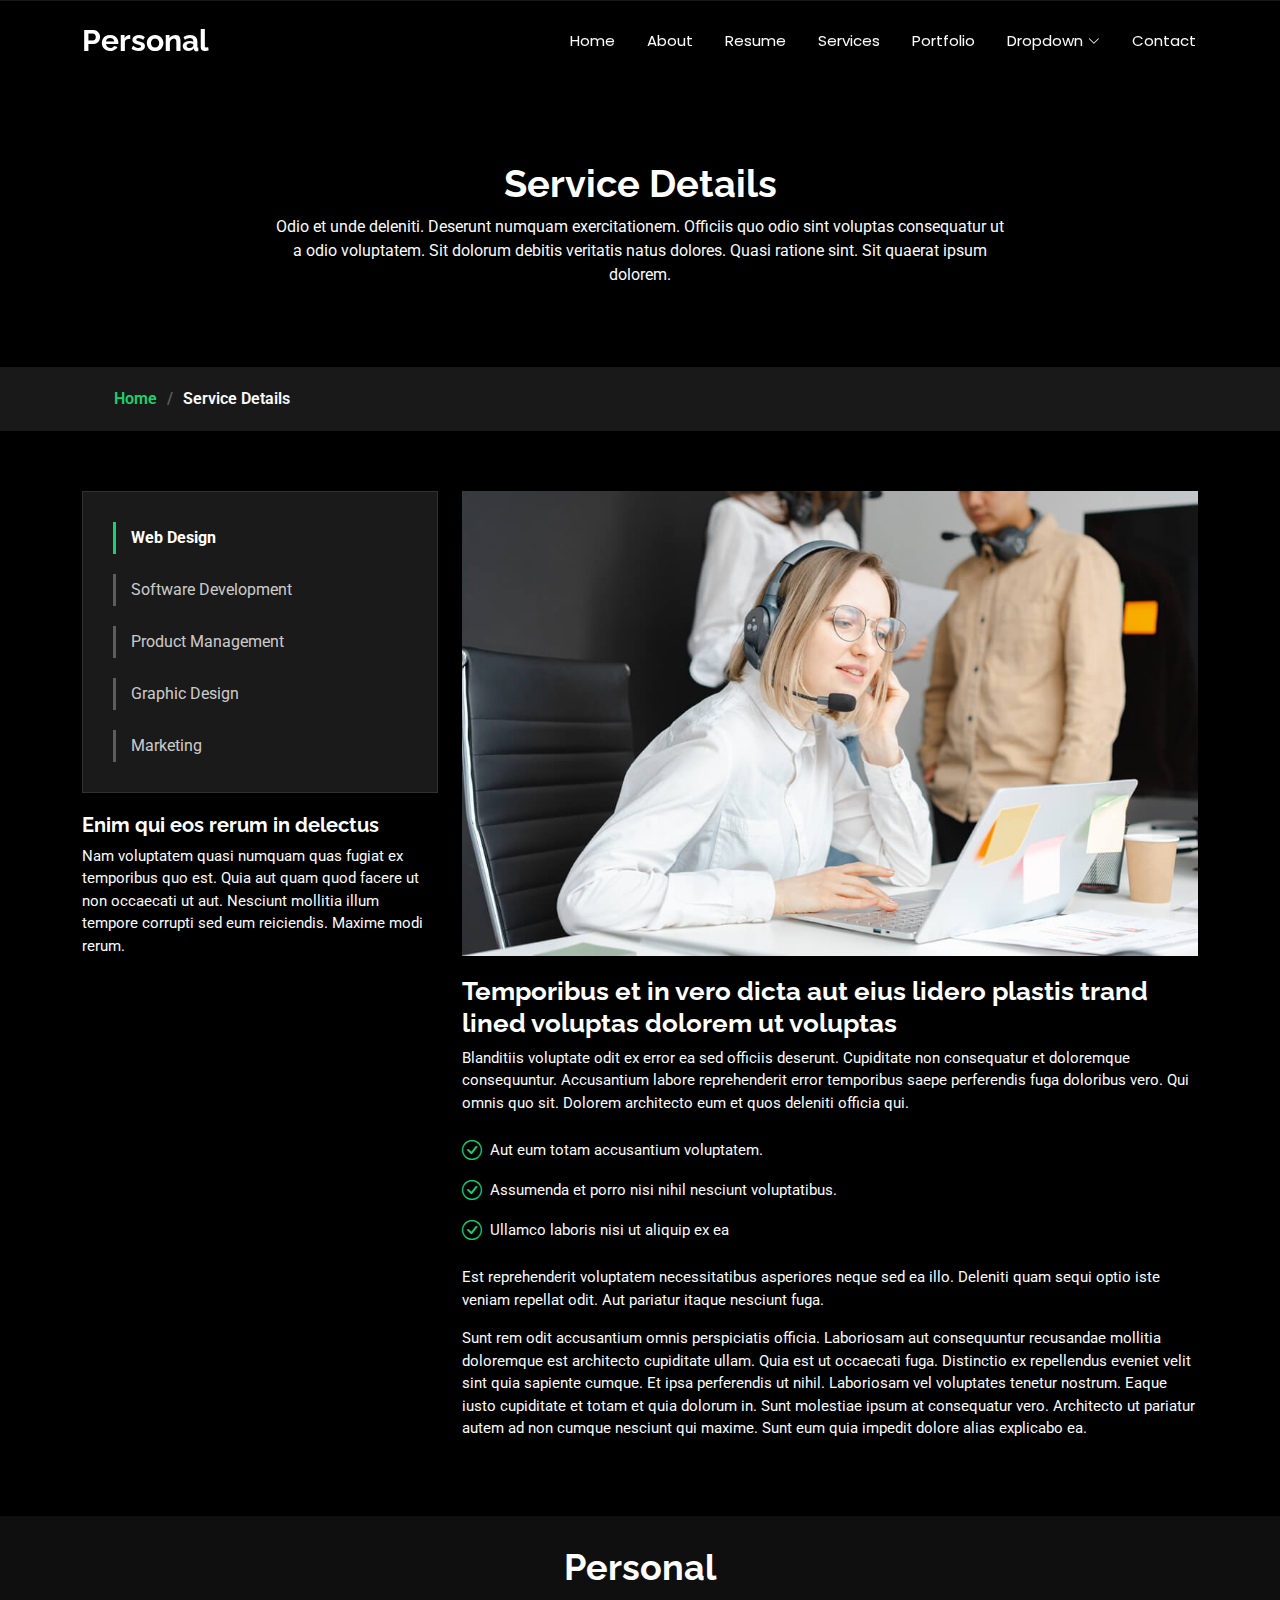
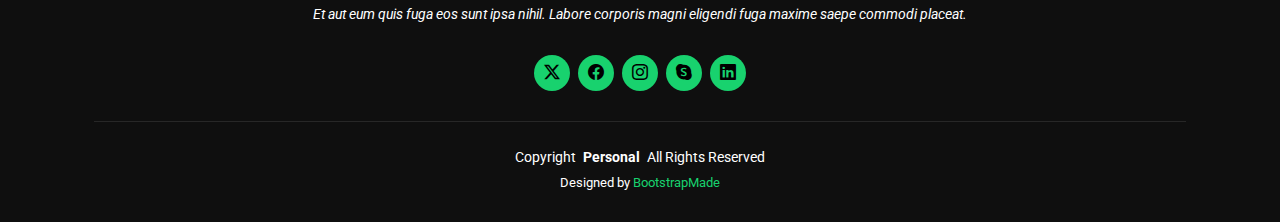
<file: service-details.html>
<!DOCTYPE html>
<html lang="en">

<head>
  <meta charset="utf-8">
  <meta content="width=device-width, initial-scale=1.0" name="viewport">
  <title>Service Details - Personal Bootstrap Template</title>
  <meta name="description" content="">
  <meta name="keywords" content="">

  <!-- Favicons -->
  <link href="assets/img/favicon.png" rel="icon">
  <link href="assets/img/apple-touch-icon.png" rel="apple-touch-icon">

  <!-- Fonts -->
  <link href="https://fonts.googleapis.com" rel="preconnect">
  <link href="https://fonts.gstatic.com" rel="preconnect" crossorigin>
  <link href="https://fonts.googleapis.com/css2?family=Roboto:ital,wght@0,100;0,300;0,400;0,500;0,700;0,900;1,100;1,300;1,400;1,500;1,700;1,900&family=Poppins:ital,wght@0,100;0,200;0,300;0,400;0,500;0,600;0,700;0,800;0,900;1,100;1,200;1,300;1,400;1,500;1,600;1,700;1,800;1,900&family=Raleway:ital,wght@0,100;0,200;0,300;0,400;0,500;0,600;0,700;0,800;0,900;1,100;1,200;1,300;1,400;1,500;1,600;1,700;1,800;1,900&display=swap" rel="stylesheet">

  <!-- Vendor CSS Files -->
  <link href="assets/vendor/bootstrap/css/bootstrap.min.css" rel="stylesheet">
  <link href="assets/vendor/bootstrap-icons/bootstrap-icons.css" rel="stylesheet">
  <link href="assets/vendor/aos/aos.css" rel="stylesheet">
  <link href="assets/vendor/swiper/swiper-bundle.min.css" rel="stylesheet">
  <link href="assets/vendor/glightbox/css/glightbox.min.css" rel="stylesheet">

  <!-- Main CSS File -->
  <link href="assets/css/main.css" rel="stylesheet">

  <!-- =======================================================
  * Template Name: Personal
  * Template URL: https://bootstrapmade.com/personal-free-resume-bootstrap-template/
  * Updated: Aug 07 2024 with Bootstrap v5.3.3
  * Author: BootstrapMade.com
  * License: https://bootstrapmade.com/license/
  ======================================================== -->
</head>

<body class="service-details-page">

  <header id="header" class="header d-flex align-items-center fixed-top">
    <div class="container-fluid container-xl position-relative d-flex align-items-center justify-content-between">

      <a href="index.html" class="logo d-flex align-items-center">
        <!-- Uncomment the line below if you also wish to use an image logo -->
        <!-- <img src="assets/img/logo.png" alt=""> -->
        <h1 class="sitename">Personal</h1>
      </a>

      <nav id="navmenu" class="navmenu">
        <ul>
          <li><a href="index.html">Home</a></li>
          <li><a href="about.html">About</a></li>
          <li><a href="resume.html">Resume</a></li>
          <li><a href="services.html">Services</a></li>
          <li><a href="portfolio.html">Portfolio</a></li>
          <li class="dropdown"><a href="#"><span>Dropdown</span> <i class="bi bi-chevron-down toggle-dropdown"></i></a>
            <ul>
              <li><a href="#">Dropdown 1</a></li>
              <li class="dropdown"><a href="#"><span>Deep Dropdown</span> <i class="bi bi-chevron-down toggle-dropdown"></i></a>
                <ul>
                  <li><a href="#">Deep Dropdown 1</a></li>
                  <li><a href="#">Deep Dropdown 2</a></li>
                  <li><a href="#">Deep Dropdown 3</a></li>
                  <li><a href="#">Deep Dropdown 4</a></li>
                  <li><a href="#">Deep Dropdown 5</a></li>
                </ul>
              </li>
              <li><a href="#">Dropdown 2</a></li>
              <li><a href="#">Dropdown 3</a></li>
              <li><a href="#">Dropdown 4</a></li>
            </ul>
          </li>
          <li><a href="contact.html">Contact</a></li>
        </ul>
        <i class="mobile-nav-toggle d-xl-none bi bi-list"></i>
      </nav>

    </div>
  </header>

  <main class="main">

    <!-- Page Title -->
    <div class="page-title" data-aos="fade">
      <div class="heading">
        <div class="container">
          <div class="row d-flex justify-content-center text-center">
            <div class="col-lg-8">
              <h1>Service Details</h1>
              <p class="mb-0">Odio et unde deleniti. Deserunt numquam exercitationem. Officiis quo odio sint voluptas consequatur ut a odio voluptatem. Sit dolorum debitis veritatis natus dolores. Quasi ratione sint. Sit quaerat ipsum dolorem.</p>
            </div>
          </div>
        </div>
      </div>
      <nav class="breadcrumbs">
        <div class="container">
          <ol>
            <li><a href="index.html">Home</a></li>
            <li class="current">Service Details</li>
          </ol>
        </div>
      </nav>
    </div><!-- End Page Title -->

    <!-- Service Details Section -->
    <section id="service-details" class="service-details section">

      <div class="container">

        <div class="row gy-4">

          <div class="col-lg-4" data-aos="fade-up" data-aos-delay="100">
            <div class="services-list">
              <a href="#" class="active">Web Design</a>
              <a href="#">Software Development</a>
              <a href="#">Product Management</a>
              <a href="#">Graphic Design</a>
              <a href="#">Marketing</a>
            </div>

            <h4>Enim qui eos rerum in delectus</h4>
            <p>Nam voluptatem quasi numquam quas fugiat ex temporibus quo est. Quia aut quam quod facere ut non occaecati ut aut. Nesciunt mollitia illum tempore corrupti sed eum reiciendis. Maxime modi rerum.</p>
          </div>

          <div class="col-lg-8" data-aos="fade-up" data-aos-delay="200">
            <img src="assets/img/services.jpg" alt="" class="img-fluid services-img">
            <h3>Temporibus et in vero dicta aut eius lidero plastis trand lined voluptas dolorem ut voluptas</h3>
            <p>
              Blanditiis voluptate odit ex error ea sed officiis deserunt. Cupiditate non consequatur et doloremque consequuntur. Accusantium labore reprehenderit error temporibus saepe perferendis fuga doloribus vero. Qui omnis quo sit. Dolorem architecto eum et quos deleniti officia qui.
            </p>
            <ul>
              <li><i class="bi bi-check-circle"></i> <span>Aut eum totam accusantium voluptatem.</span></li>
              <li><i class="bi bi-check-circle"></i> <span>Assumenda et porro nisi nihil nesciunt voluptatibus.</span></li>
              <li><i class="bi bi-check-circle"></i> <span>Ullamco laboris nisi ut aliquip ex ea</span></li>
            </ul>
            <p>
              Est reprehenderit voluptatem necessitatibus asperiores neque sed ea illo. Deleniti quam sequi optio iste veniam repellat odit. Aut pariatur itaque nesciunt fuga.
            </p>
            <p>
              Sunt rem odit accusantium omnis perspiciatis officia. Laboriosam aut consequuntur recusandae mollitia doloremque est architecto cupiditate ullam. Quia est ut occaecati fuga. Distinctio ex repellendus eveniet velit sint quia sapiente cumque. Et ipsa perferendis ut nihil. Laboriosam vel voluptates tenetur nostrum. Eaque iusto cupiditate et totam et quia dolorum in. Sunt molestiae ipsum at consequatur vero. Architecto ut pariatur autem ad non cumque nesciunt qui maxime. Sunt eum quia impedit dolore alias explicabo ea.
            </p>
          </div>

        </div>

      </div>

    </section><!-- /Service Details Section -->

  </main>

  <footer id="footer" class="footer dark-background">
    <div class="container">
      <h3 class="sitename">Personal</h3>
      <p>Et aut eum quis fuga eos sunt ipsa nihil. Labore corporis magni eligendi fuga maxime saepe commodi placeat.</p>
      <div class="social-links d-flex justify-content-center">
        <a href=""><i class="bi bi-twitter-x"></i></a>
        <a href=""><i class="bi bi-facebook"></i></a>
        <a href=""><i class="bi bi-instagram"></i></a>
        <a href=""><i class="bi bi-skype"></i></a>
        <a href=""><i class="bi bi-linkedin"></i></a>
      </div>
      <div class="container">
        <div class="copyright">
          <span>Copyright</span> <strong class="px-1 sitename">Personal</strong> <span>All Rights Reserved</span>
        </div>
        <div class="credits">
          <!-- All the links in the footer should remain intact. -->
          <!-- You can delete the links only if you've purchased the pro version. -->
          <!-- Licensing information: https://bootstrapmade.com/license/ -->
          <!-- Purchase the pro version with working PHP/AJAX contact form: [buy-url] -->
          Designed by <a href="https://bootstrapmade.com/">BootstrapMade</a>
        </div>
      </div>
    </div>
  </footer>

  <!-- Scroll Top -->
  <a href="#" id="scroll-top" class="scroll-top d-flex align-items-center justify-content-center"><i class="bi bi-arrow-up-short"></i></a>

  <!-- Preloader -->
  <div id="preloader"></div>

  <!-- Vendor JS Files -->
  <script src="assets/vendor/bootstrap/js/bootstrap.bundle.min.js"></script>
  <script src="assets/vendor/php-email-form/validate.js"></script>
  <script src="assets/vendor/aos/aos.js"></script>
  <script src="assets/vendor/typed.js/typed.umd.js"></script>
  <script src="assets/vendor/purecounter/purecounter_vanilla.js"></script>
  <script src="assets/vendor/waypoints/noframework.waypoints.js"></script>
  <script src="assets/vendor/swiper/swiper-bundle.min.js"></script>
  <script src="assets/vendor/glightbox/js/glightbox.min.js"></script>
  <script src="assets/vendor/imagesloaded/imagesloaded.pkgd.min.js"></script>
  <script src="assets/vendor/isotope-layout/isotope.pkgd.min.js"></script>

  <!-- Main JS File -->
  <script src="assets/js/main.js"></script>

</body>

</html>
</file>
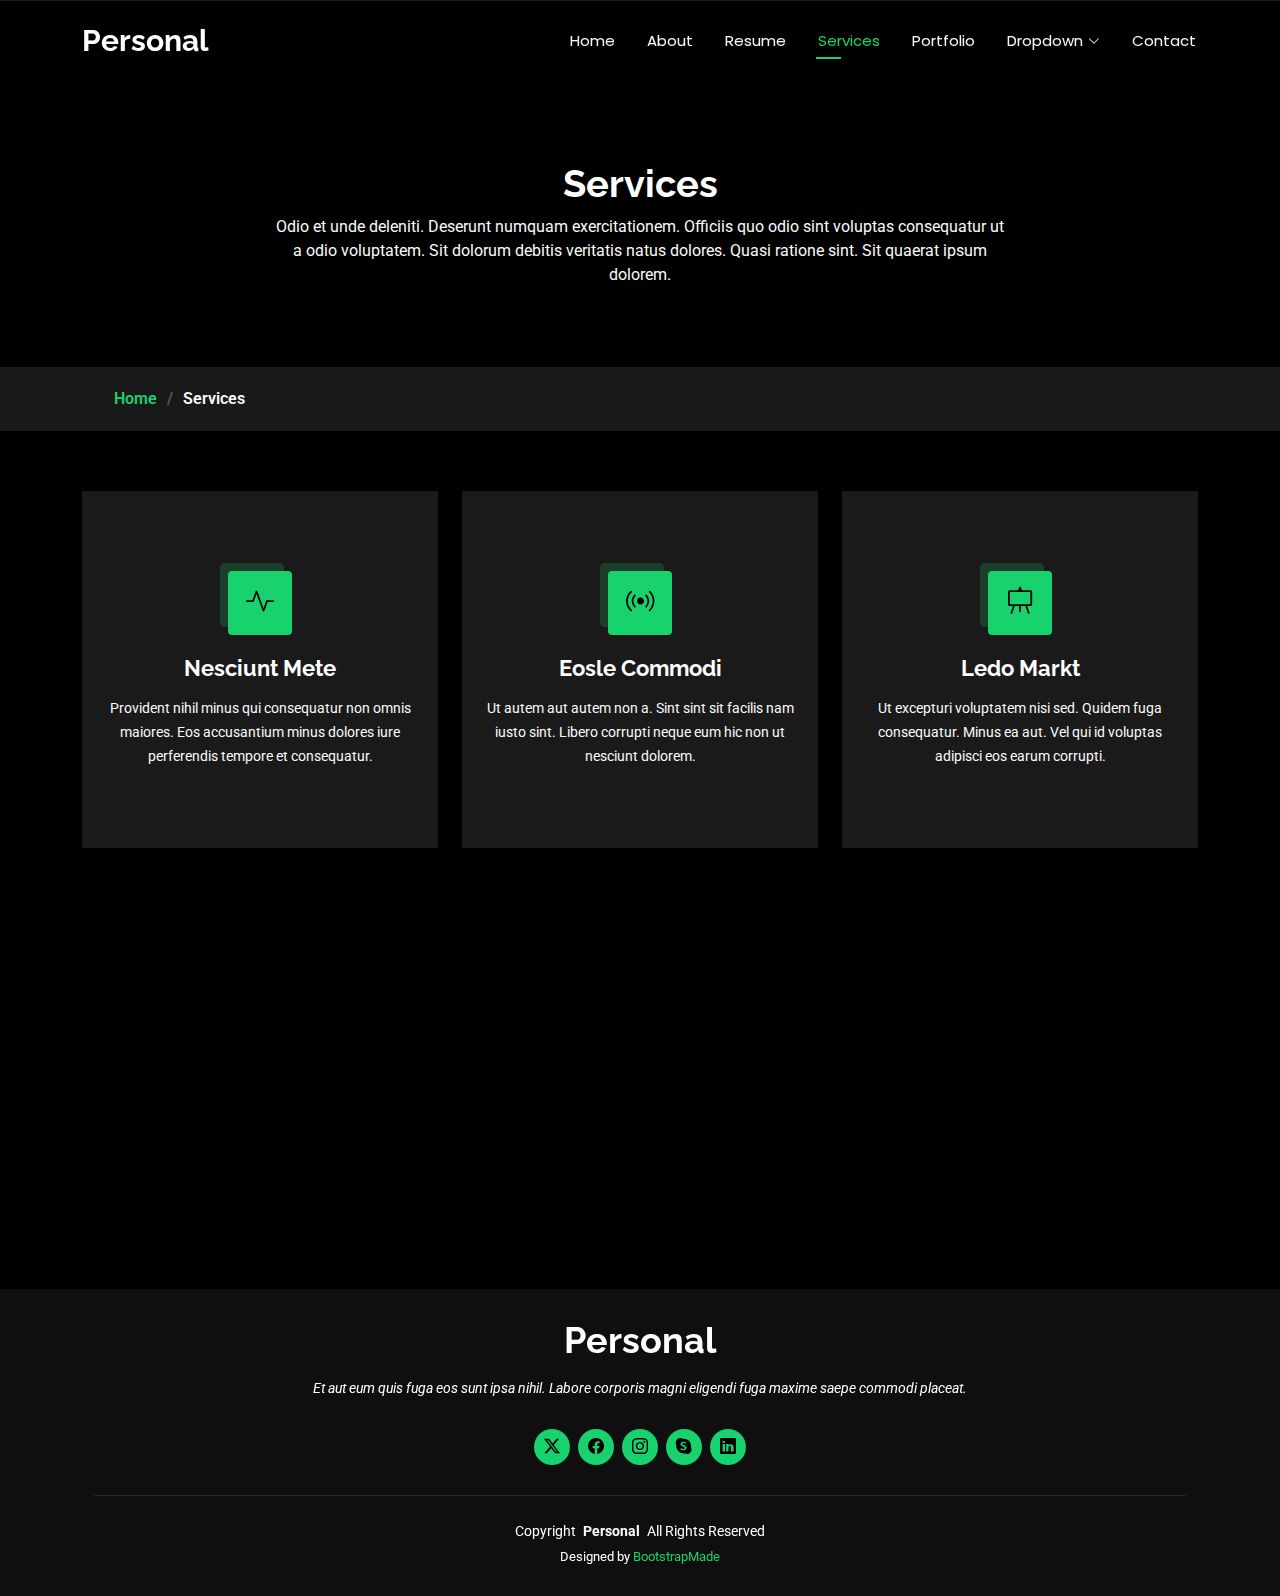
<file: services.html>
<!DOCTYPE html>
<html lang="en">

<head>
  <meta charset="utf-8">
  <meta content="width=device-width, initial-scale=1.0" name="viewport">
  <title>Services - Personal Bootstrap Template</title>
  <meta name="description" content="">
  <meta name="keywords" content="">

  <!-- Favicons -->
  <link href="assets/img/favicon.png" rel="icon">
  <link href="assets/img/apple-touch-icon.png" rel="apple-touch-icon">

  <!-- Fonts -->
  <link href="https://fonts.googleapis.com" rel="preconnect">
  <link href="https://fonts.gstatic.com" rel="preconnect" crossorigin>
  <link href="https://fonts.googleapis.com/css2?family=Roboto:ital,wght@0,100;0,300;0,400;0,500;0,700;0,900;1,100;1,300;1,400;1,500;1,700;1,900&family=Poppins:ital,wght@0,100;0,200;0,300;0,400;0,500;0,600;0,700;0,800;0,900;1,100;1,200;1,300;1,400;1,500;1,600;1,700;1,800;1,900&family=Raleway:ital,wght@0,100;0,200;0,300;0,400;0,500;0,600;0,700;0,800;0,900;1,100;1,200;1,300;1,400;1,500;1,600;1,700;1,800;1,900&display=swap" rel="stylesheet">

  <!-- Vendor CSS Files -->
  <link href="assets/vendor/bootstrap/css/bootstrap.min.css" rel="stylesheet">
  <link href="assets/vendor/bootstrap-icons/bootstrap-icons.css" rel="stylesheet">
  <link href="assets/vendor/aos/aos.css" rel="stylesheet">
  <link href="assets/vendor/swiper/swiper-bundle.min.css" rel="stylesheet">
  <link href="assets/vendor/glightbox/css/glightbox.min.css" rel="stylesheet">

  <!-- Main CSS File -->
  <link href="assets/css/main.css" rel="stylesheet">

  <!-- =======================================================
  * Template Name: Personal
  * Template URL: https://bootstrapmade.com/personal-free-resume-bootstrap-template/
  * Updated: Aug 07 2024 with Bootstrap v5.3.3
  * Author: BootstrapMade.com
  * License: https://bootstrapmade.com/license/
  ======================================================== -->
</head>

<body class="services-page">

  <header id="header" class="header d-flex align-items-center fixed-top">
    <div class="container-fluid container-xl position-relative d-flex align-items-center justify-content-between">

      <a href="index.html" class="logo d-flex align-items-center">
        <!-- Uncomment the line below if you also wish to use an image logo -->
        <!-- <img src="assets/img/logo.png" alt=""> -->
        <h1 class="sitename">Personal</h1>
      </a>

      <nav id="navmenu" class="navmenu">
        <ul>
          <li><a href="index.html">Home</a></li>
          <li><a href="about.html">About</a></li>
          <li><a href="resume.html">Resume</a></li>
          <li><a href="services.html" class="active">Services</a></li>
          <li><a href="portfolio.html">Portfolio</a></li>
          <li class="dropdown"><a href="#"><span>Dropdown</span> <i class="bi bi-chevron-down toggle-dropdown"></i></a>
            <ul>
              <li><a href="#">Dropdown 1</a></li>
              <li class="dropdown"><a href="#"><span>Deep Dropdown</span> <i class="bi bi-chevron-down toggle-dropdown"></i></a>
                <ul>
                  <li><a href="#">Deep Dropdown 1</a></li>
                  <li><a href="#">Deep Dropdown 2</a></li>
                  <li><a href="#">Deep Dropdown 3</a></li>
                  <li><a href="#">Deep Dropdown 4</a></li>
                  <li><a href="#">Deep Dropdown 5</a></li>
                </ul>
              </li>
              <li><a href="#">Dropdown 2</a></li>
              <li><a href="#">Dropdown 3</a></li>
              <li><a href="#">Dropdown 4</a></li>
            </ul>
          </li>
          <li><a href="contact.html">Contact</a></li>
        </ul>
        <i class="mobile-nav-toggle d-xl-none bi bi-list"></i>
      </nav>

    </div>
  </header>

  <main class="main">

    <!-- Page Title -->
    <div class="page-title" data-aos="fade">
      <div class="heading">
        <div class="container">
          <div class="row d-flex justify-content-center text-center">
            <div class="col-lg-8">
              <h1>Services</h1>
              <p class="mb-0">Odio et unde deleniti. Deserunt numquam exercitationem. Officiis quo odio sint voluptas consequatur ut a odio voluptatem. Sit dolorum debitis veritatis natus dolores. Quasi ratione sint. Sit quaerat ipsum dolorem.</p>
            </div>
          </div>
        </div>
      </div>
      <nav class="breadcrumbs">
        <div class="container">
          <ol>
            <li><a href="index.html">Home</a></li>
            <li class="current">Services</li>
          </ol>
        </div>
      </nav>
    </div><!-- End Page Title -->

    <!-- Services Section -->
    <section id="services" class="services section">

      <div class="container">

        <div class="row gy-4">

          <div class="col-lg-4 col-md-6" data-aos="fade-up" data-aos-delay="100">
            <div class="service-item  position-relative">
              <div class="icon">
                <i class="bi bi-activity"></i>
              </div>
              <a href="service-details.html" class="stretched-link">
                <h3>Nesciunt Mete</h3>
              </a>
              <p>Provident nihil minus qui consequatur non omnis maiores. Eos accusantium minus dolores iure perferendis tempore et consequatur.</p>
            </div>
          </div><!-- End Service Item -->

          <div class="col-lg-4 col-md-6" data-aos="fade-up" data-aos-delay="200">
            <div class="service-item position-relative">
              <div class="icon">
                <i class="bi bi-broadcast"></i>
              </div>
              <a href="service-details.html" class="stretched-link">
                <h3>Eosle Commodi</h3>
              </a>
              <p>Ut autem aut autem non a. Sint sint sit facilis nam iusto sint. Libero corrupti neque eum hic non ut nesciunt dolorem.</p>
            </div>
          </div><!-- End Service Item -->

          <div class="col-lg-4 col-md-6" data-aos="fade-up" data-aos-delay="300">
            <div class="service-item position-relative">
              <div class="icon">
                <i class="bi bi-easel"></i>
              </div>
              <a href="service-details.html" class="stretched-link">
                <h3>Ledo Markt</h3>
              </a>
              <p>Ut excepturi voluptatem nisi sed. Quidem fuga consequatur. Minus ea aut. Vel qui id voluptas adipisci eos earum corrupti.</p>
            </div>
          </div><!-- End Service Item -->

          <div class="col-lg-4 col-md-6" data-aos="fade-up" data-aos-delay="400">
            <div class="service-item position-relative">
              <div class="icon">
                <i class="bi bi-bounding-box-circles"></i>
              </div>
              <a href="service-details.html" class="stretched-link">
                <h3>Asperiores Commodit</h3>
              </a>
              <p>Non et temporibus minus omnis sed dolor esse consequatur. Cupiditate sed error ea fuga sit provident adipisci neque.</p>
              <a href="service-details.html" class="stretched-link"></a>
            </div>
          </div><!-- End Service Item -->

          <div class="col-lg-4 col-md-6" data-aos="fade-up" data-aos-delay="500">
            <div class="service-item position-relative">
              <div class="icon">
                <i class="bi bi-calendar4-week"></i>
              </div>
              <a href="service-details.html" class="stretched-link">
                <h3>Velit Doloremque</h3>
              </a>
              <p>Cumque et suscipit saepe. Est maiores autem enim facilis ut aut ipsam corporis aut. Sed animi at autem alias eius labore.</p>
              <a href="service-details.html" class="stretched-link"></a>
            </div>
          </div><!-- End Service Item -->

          <div class="col-lg-4 col-md-6" data-aos="fade-up" data-aos-delay="600">
            <div class="service-item position-relative">
              <div class="icon">
                <i class="bi bi-chat-square-text"></i>
              </div>
              <a href="service-details.html" class="stretched-link">
                <h3>Dolori Architecto</h3>
              </a>
              <p>Hic molestias ea quibusdam eos. Fugiat enim doloremque aut neque non et debitis iure. Corrupti recusandae ducimus enim.</p>
              <a href="service-details.html" class="stretched-link"></a>
            </div>
          </div><!-- End Service Item -->

        </div>

      </div>

    </section><!-- /Services Section -->

  </main>

  <footer id="footer" class="footer dark-background">
    <div class="container">
      <h3 class="sitename">Personal</h3>
      <p>Et aut eum quis fuga eos sunt ipsa nihil. Labore corporis magni eligendi fuga maxime saepe commodi placeat.</p>
      <div class="social-links d-flex justify-content-center">
        <a href=""><i class="bi bi-twitter-x"></i></a>
        <a href=""><i class="bi bi-facebook"></i></a>
        <a href=""><i class="bi bi-instagram"></i></a>
        <a href=""><i class="bi bi-skype"></i></a>
        <a href=""><i class="bi bi-linkedin"></i></a>
      </div>
      <div class="container">
        <div class="copyright">
          <span>Copyright</span> <strong class="px-1 sitename">Personal</strong> <span>All Rights Reserved</span>
        </div>
        <div class="credits">
          <!-- All the links in the footer should remain intact. -->
          <!-- You can delete the links only if you've purchased the pro version. -->
          <!-- Licensing information: https://bootstrapmade.com/license/ -->
          <!-- Purchase the pro version with working PHP/AJAX contact form: [buy-url] -->
          Designed by <a href="https://bootstrapmade.com/">BootstrapMade</a>
        </div>
      </div>
    </div>
  </footer>

  <!-- Scroll Top -->
  <a href="#" id="scroll-top" class="scroll-top d-flex align-items-center justify-content-center"><i class="bi bi-arrow-up-short"></i></a>

  <!-- Preloader -->
  <div id="preloader"></div>

  <!-- Vendor JS Files -->
  <script src="assets/vendor/bootstrap/js/bootstrap.bundle.min.js"></script>
  <script src="assets/vendor/php-email-form/validate.js"></script>
  <script src="assets/vendor/aos/aos.js"></script>
  <script src="assets/vendor/typed.js/typed.umd.js"></script>
  <script src="assets/vendor/purecounter/purecounter_vanilla.js"></script>
  <script src="assets/vendor/waypoints/noframework.waypoints.js"></script>
  <script src="assets/vendor/swiper/swiper-bundle.min.js"></script>
  <script src="assets/vendor/glightbox/js/glightbox.min.js"></script>
  <script src="assets/vendor/imagesloaded/imagesloaded.pkgd.min.js"></script>
  <script src="assets/vendor/isotope-layout/isotope.pkgd.min.js"></script>

  <!-- Main JS File -->
  <script src="assets/js/main.js"></script>

</body>

</html>
</file>
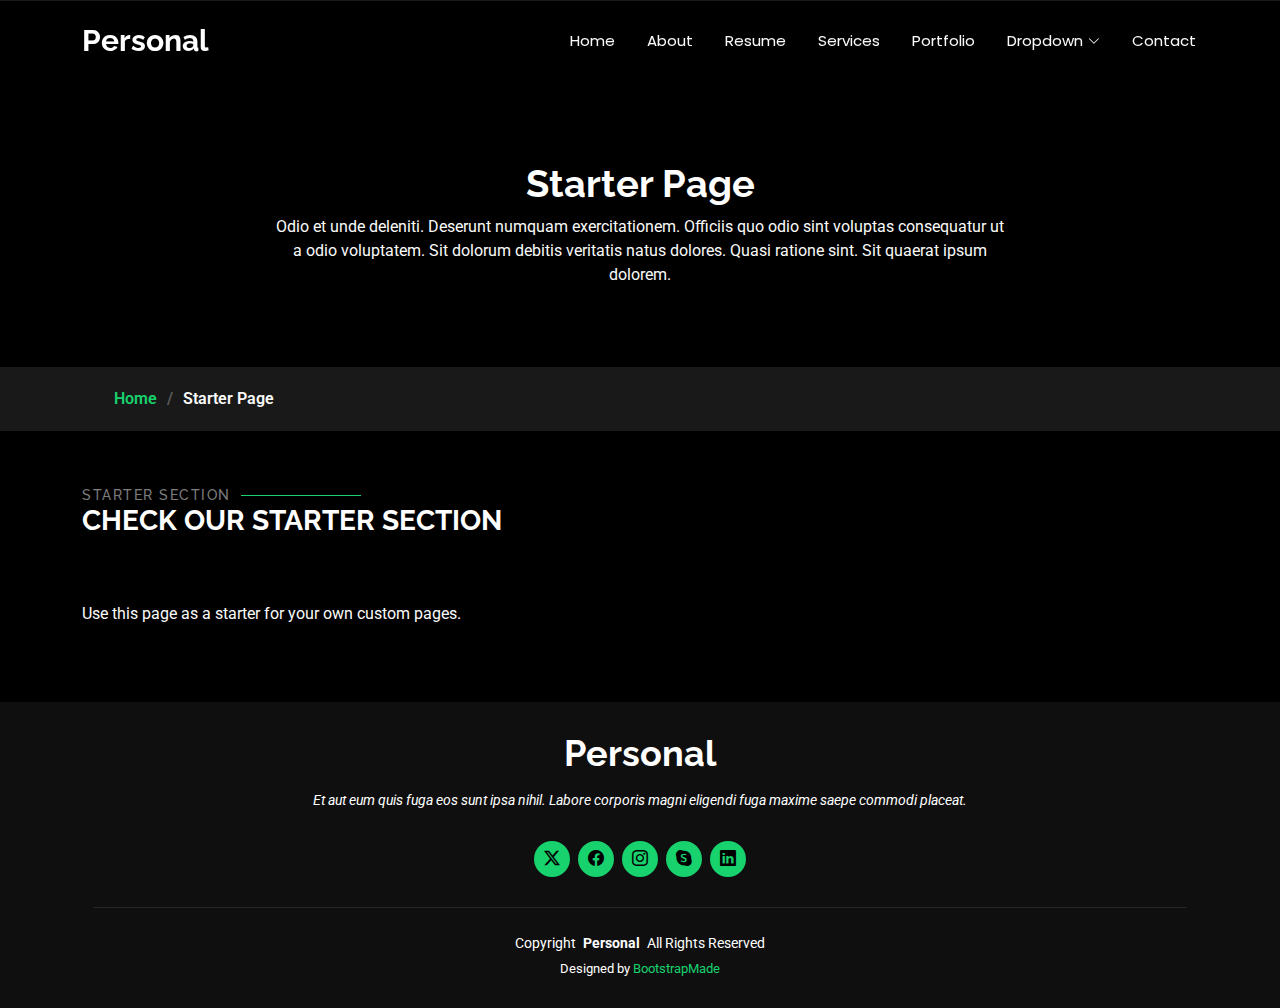
<file: starter-page.html>
<!DOCTYPE html>
<html lang="en">

<head>
  <meta charset="utf-8">
  <meta content="width=device-width, initial-scale=1.0" name="viewport">
  <title>Starter Page - Personal Bootstrap Template</title>
  <meta name="description" content="">
  <meta name="keywords" content="">

  <!-- Favicons -->
  <link href="assets/img/favicon.png" rel="icon">
  <link href="assets/img/apple-touch-icon.png" rel="apple-touch-icon">

  <!-- Fonts -->
  <link href="https://fonts.googleapis.com" rel="preconnect">
  <link href="https://fonts.gstatic.com" rel="preconnect" crossorigin>
  <link href="https://fonts.googleapis.com/css2?family=Roboto:ital,wght@0,100;0,300;0,400;0,500;0,700;0,900;1,100;1,300;1,400;1,500;1,700;1,900&family=Poppins:ital,wght@0,100;0,200;0,300;0,400;0,500;0,600;0,700;0,800;0,900;1,100;1,200;1,300;1,400;1,500;1,600;1,700;1,800;1,900&family=Raleway:ital,wght@0,100;0,200;0,300;0,400;0,500;0,600;0,700;0,800;0,900;1,100;1,200;1,300;1,400;1,500;1,600;1,700;1,800;1,900&display=swap" rel="stylesheet">

  <!-- Vendor CSS Files -->
  <link href="assets/vendor/bootstrap/css/bootstrap.min.css" rel="stylesheet">
  <link href="assets/vendor/bootstrap-icons/bootstrap-icons.css" rel="stylesheet">
  <link href="assets/vendor/aos/aos.css" rel="stylesheet">
  <link href="assets/vendor/swiper/swiper-bundle.min.css" rel="stylesheet">
  <link href="assets/vendor/glightbox/css/glightbox.min.css" rel="stylesheet">

  <!-- Main CSS File -->
  <link href="assets/css/main.css" rel="stylesheet">

  <!-- =======================================================
  * Template Name: Personal
  * Template URL: https://bootstrapmade.com/personal-free-resume-bootstrap-template/
  * Updated: Aug 07 2024 with Bootstrap v5.3.3
  * Author: BootstrapMade.com
  * License: https://bootstrapmade.com/license/
  ======================================================== -->
</head>

<body class="starter-page-page">

  <header id="header" class="header d-flex align-items-center fixed-top">
    <div class="container-fluid container-xl position-relative d-flex align-items-center justify-content-between">

      <a href="index.html" class="logo d-flex align-items-center">
        <!-- Uncomment the line below if you also wish to use an image logo -->
        <!-- <img src="assets/img/logo.png" alt=""> -->
        <h1 class="sitename">Personal</h1>
      </a>

      <nav id="navmenu" class="navmenu">
        <ul>
          <li><a href="index.html">Home</a></li>
          <li><a href="about.html">About</a></li>
          <li><a href="resume.html">Resume</a></li>
          <li><a href="services.html">Services</a></li>
          <li><a href="portfolio.html">Portfolio</a></li>
          <li class="dropdown"><a href="#"><span>Dropdown</span> <i class="bi bi-chevron-down toggle-dropdown"></i></a>
            <ul>
              <li><a href="#">Dropdown 1</a></li>
              <li class="dropdown"><a href="#"><span>Deep Dropdown</span> <i class="bi bi-chevron-down toggle-dropdown"></i></a>
                <ul>
                  <li><a href="#">Deep Dropdown 1</a></li>
                  <li><a href="#">Deep Dropdown 2</a></li>
                  <li><a href="#">Deep Dropdown 3</a></li>
                  <li><a href="#">Deep Dropdown 4</a></li>
                  <li><a href="#">Deep Dropdown 5</a></li>
                </ul>
              </li>
              <li><a href="#">Dropdown 2</a></li>
              <li><a href="#">Dropdown 3</a></li>
              <li><a href="#">Dropdown 4</a></li>
            </ul>
          </li>
          <li><a href="contact.html">Contact</a></li>
        </ul>
        <i class="mobile-nav-toggle d-xl-none bi bi-list"></i>
      </nav>

    </div>
  </header>

  <main class="main">

    <!-- Page Title -->
    <div class="page-title" data-aos="fade">
      <div class="heading">
        <div class="container">
          <div class="row d-flex justify-content-center text-center">
            <div class="col-lg-8">
              <h1>Starter Page</h1>
              <p class="mb-0">Odio et unde deleniti. Deserunt numquam exercitationem. Officiis quo odio sint voluptas consequatur ut a odio voluptatem. Sit dolorum debitis veritatis natus dolores. Quasi ratione sint. Sit quaerat ipsum dolorem.</p>
            </div>
          </div>
        </div>
      </div>
      <nav class="breadcrumbs">
        <div class="container">
          <ol>
            <li><a href="index.html">Home</a></li>
            <li class="current">Starter Page</li>
          </ol>
        </div>
      </nav>
    </div><!-- End Page Title -->

    <!-- Starter Section Section -->
    <section id="starter-section" class="starter-section section">

      <!-- Section Title -->
      <div class="container section-title" data-aos="fade-up">
        <h2>Starter Section</h2>
        <div><span>Check Our</span> <span class="description-title">Starter Section</span></div>
      </div><!-- End Section Title -->

      <div class="container" data-aos="fade-up">
        <p>Use this page as a starter for your own custom pages.</p>
      </div>

    </section><!-- /Starter Section Section -->

  </main>

  <footer id="footer" class="footer dark-background">
    <div class="container">
      <h3 class="sitename">Personal</h3>
      <p>Et aut eum quis fuga eos sunt ipsa nihil. Labore corporis magni eligendi fuga maxime saepe commodi placeat.</p>
      <div class="social-links d-flex justify-content-center">
        <a href=""><i class="bi bi-twitter-x"></i></a>
        <a href=""><i class="bi bi-facebook"></i></a>
        <a href=""><i class="bi bi-instagram"></i></a>
        <a href=""><i class="bi bi-skype"></i></a>
        <a href=""><i class="bi bi-linkedin"></i></a>
      </div>
      <div class="container">
        <div class="copyright">
          <span>Copyright</span> <strong class="px-1 sitename">Personal</strong> <span>All Rights Reserved</span>
        </div>
        <div class="credits">
          <!-- All the links in the footer should remain intact. -->
          <!-- You can delete the links only if you've purchased the pro version. -->
          <!-- Licensing information: https://bootstrapmade.com/license/ -->
          <!-- Purchase the pro version with working PHP/AJAX contact form: [buy-url] -->
          Designed by <a href="https://bootstrapmade.com/">BootstrapMade</a>
        </div>
      </div>
    </div>
  </footer>

  <!-- Scroll Top -->
  <a href="#" id="scroll-top" class="scroll-top d-flex align-items-center justify-content-center"><i class="bi bi-arrow-up-short"></i></a>

  <!-- Preloader -->
  <div id="preloader"></div>

  <!-- Vendor JS Files -->
  <script src="assets/vendor/bootstrap/js/bootstrap.bundle.min.js"></script>
  <script src="assets/vendor/php-email-form/validate.js"></script>
  <script src="assets/vendor/aos/aos.js"></script>
  <script src="assets/vendor/typed.js/typed.umd.js"></script>
  <script src="assets/vendor/purecounter/purecounter_vanilla.js"></script>
  <script src="assets/vendor/waypoints/noframework.waypoints.js"></script>
  <script src="assets/vendor/swiper/swiper-bundle.min.js"></script>
  <script src="assets/vendor/glightbox/js/glightbox.min.js"></script>
  <script src="assets/vendor/imagesloaded/imagesloaded.pkgd.min.js"></script>
  <script src="assets/vendor/isotope-layout/isotope.pkgd.min.js"></script>

  <!-- Main JS File -->
  <script src="assets/js/main.js"></script>

</body>

</html>
</file>
<file: assets/css/main.css>
/**
* Template Name: Personal
* Template URL: https://bootstrapmade.com/personal-free-resume-bootstrap-template/
* Updated: Aug 07 2024 with Bootstrap v5.3.3
* Author: BootstrapMade.com
* License: https://bootstrapmade.com/license/
*/

/*--------------------------------------------------------------
# Font & Color Variables
# Help: https://bootstrapmade.com/color-system/
--------------------------------------------------------------*/
/* Fonts */
:root {
  --default-font: "Roboto",  system-ui, -apple-system, "Segoe UI", Roboto, "Helvetica Neue", Arial, "Noto Sans", "Liberation Sans", sans-serif, "Apple Color Emoji", "Segoe UI Emoji", "Segoe UI Symbol", "Noto Color Emoji";
  --heading-font: "Raleway",  sans-serif;
  --nav-font: "Poppins",  sans-serif;
}

/* Global Colors - The following color variables are used throughout the website. Updating them here will change the color scheme of the entire website */
:root { 
  --background-color: #000000; /* Background color for the entire website, including individual sections */
  --default-color: #fafafa; /* Default color used for the majority of the text content across the entire website */
  --heading-color: #ffffff; /* Color for headings, subheadings and title throughout the website */
  --accent-color: #18d26e; /* Accent color that represents your brand on the website. It's used for buttons, links, and other elements that need to stand out */
  --surface-color: #1a1a1a; /* The surface color is used as a background of boxed elements within sections, such as cards, icon boxes, or other elements that require a visual separation from the global background. */
  --contrast-color: #000000; /* Contrast color for text, ensuring readability against backgrounds of accent, heading, or default colors. */
}

/* Nav Menu Colors - The following color variables are used specifically for the navigation menu. They are separate from the global colors to allow for more customization options */
:root {
  --nav-color: #fafafa;  /* The default color of the main navmenu links */
  --nav-hover-color: #18d26e; /* Applied to main navmenu links when they are hovered over or active */
  --nav-mobile-background-color: #1a1a1a; /* Used as the background color for mobile navigation menu */
  --nav-dropdown-background-color: #1a1a1a; /* Used as the background color for dropdown items that appear when hovering over primary navigation items */
  --nav-dropdown-color: #fafafa; /* Used for navigation links of the dropdown items in the navigation menu. */
  --nav-dropdown-hover-color: #18d26e; /* Similar to --nav-hover-color, this color is applied to dropdown navigation links when they are hovered over. */
}

/* Color Presets - These classes override global colors when applied to any section or element, providing reuse of the sam color scheme. */

.light-background {
  --background-color: #1a1a1a;
  --surface-color: #343434;
}

.dark-background {
  --background-color: rgba(15, 15, 15, 0.975);
  --default-color: #ffffff;
  --heading-color: #ffffff;
  --surface-color: #292929f9;
  --contrast-color: #000000;
}

/* Smooth scroll */
:root {
  scroll-behavior: smooth;
}

/*--------------------------------------------------------------
# General Styling & Shared Classes
--------------------------------------------------------------*/
body {
  color: var(--default-color);
  background-color: var(--background-color);
  font-family: var(--default-font);
}

a {
  color: var(--accent-color);
  text-decoration: none;
  transition: 0.3s;
}

a:hover {
  color: color-mix(in srgb, var(--accent-color), transparent 25%);
  text-decoration: none;
}

h1,
h2,
h3,
h4,
h5,
h6 {
  color: var(--heading-color);
  font-family: var(--heading-font);
}

/* PHP Email Form Messages
------------------------------*/
.php-email-form .error-message {
  display: none;
  background: #df1529;
  color: #ffffff;
  text-align: left;
  padding: 15px;
  margin-bottom: 24px;
  font-weight: 600;
}

.php-email-form .sent-message {
  display: none;
  color: #ffffff;
  background: #059652;
  text-align: center;
  padding: 15px;
  margin-bottom: 24px;
  font-weight: 600;
}

.php-email-form .loading {
  display: none;
  background: var(--surface-color);
  text-align: center;
  padding: 15px;
  margin-bottom: 24px;
}

.php-email-form .loading:before {
  content: "";
  display: inline-block;
  border-radius: 50%;
  width: 24px;
  height: 24px;
  margin: 0 10px -6px 0;
  border: 3px solid var(--accent-color);
  border-top-color: var(--surface-color);
  animation: php-email-form-loading 1s linear infinite;
}

@keyframes php-email-form-loading {
  0% {
    transform: rotate(0deg);
  }

  100% {
    transform: rotate(360deg);
  }
}

/*--------------------------------------------------------------
# Global Header
--------------------------------------------------------------*/
.header {
  --background-color: rgba(0, 0, 0, 0);
  color: var(--default-color);
  background-color: var(--background-color);
  padding: 15px 0;
  transition: all 0.5s;
  z-index: 997;
}

.header .logo {
  line-height: 1;
}

.header .logo img {
  max-height: 32px;
  margin-right: 8px;
}

.header .logo h1 {
  font-size: 30px;
  margin: 0;
  font-weight: 700;
  color: var(--heading-color);
}

.scrolled .header {
  box-shadow: 0px 0 18px rgba(0, 0, 0, 0.1);
}

/* Global Header on Scroll
------------------------------*/
.scrolled .header {
  --background-color: rgba(0, 0, 0, 0.8);
}

/*--------------------------------------------------------------
# Navigation Menu
--------------------------------------------------------------*/
/* Desktop Navigation */
@media (min-width: 1200px) {
  .navmenu {
    padding: 0;
  }

  .navmenu ul {
    margin: 0;
    padding: 0;
    display: flex;
    list-style: none;
    align-items: center;
  }

  .navmenu li {
    position: relative;
  }

  .navmenu>ul>li {
    white-space: nowrap;
    padding: 15px 14px;
  }

  .navmenu>ul>li:last-child {
    padding-right: 0;
  }

  .navmenu a,
  .navmenu a:focus {
    color: var(--nav-color);
    font-size: 15px;
    padding: 0 2px;
    font-family: var(--nav-font);
    font-weight: 400;
    display: flex;
    align-items: center;
    justify-content: space-between;
    white-space: nowrap;
    transition: 0.3s;
    position: relative;
  }

  .navmenu a i,
  .navmenu a:focus i {
    font-size: 12px;
    line-height: 0;
    margin-left: 5px;
    transition: 0.3s;
  }

  .navmenu>ul>li>a:before {
    content: "";
    position: absolute;
    height: 2px;
    bottom: -6px;
    left: 0;
    background-color: var(--nav-hover-color);
    visibility: hidden;
    width: 0px;
    transition: all 0.3s ease-in-out 0s;
  }

  .navmenu a:hover:before,
  .navmenu li:hover>a:before,
  .navmenu .active:before {
    visibility: visible;
    width: 25px;
  }

  .navmenu li:hover>a,
  .navmenu .active,
  .navmenu .active:focus {
    color: var(--nav-hover-color);
  }

  .navmenu .dropdown ul {
    margin: 0;
    padding: 10px 0;
    background: var(--nav-dropdown-background-color);
    display: block;
    position: absolute;
    visibility: hidden;
    left: 14px;
    top: 130%;
    opacity: 0;
    transition: 0.3s;
    border-radius: 4px;
    z-index: 99;
    box-shadow: 0px 0px 30px rgba(0, 0, 0, 0.1);
  }

  .navmenu .dropdown ul li {
    min-width: 200px;
  }

  .navmenu .dropdown ul a {
    padding: 10px 20px;
    font-size: 15px;
    text-transform: none;
    color: var(--nav-dropdown-color);
  }

  .navmenu .dropdown ul a i {
    font-size: 12px;
  }

  .navmenu .dropdown ul a:hover,
  .navmenu .dropdown ul .active:hover,
  .navmenu .dropdown ul li:hover>a {
    color: var(--nav-dropdown-hover-color);
  }

  .navmenu .dropdown:hover>ul {
    opacity: 1;
    top: 100%;
    visibility: visible;
  }

  .navmenu .dropdown .dropdown ul {
    top: 0;
    left: -90%;
    visibility: hidden;
  }

  .navmenu .dropdown .dropdown:hover>ul {
    opacity: 1;
    top: 0;
    left: -100%;
    visibility: visible;
  }
}

/* Mobile Navigation */
@media (max-width: 1199px) {
  .mobile-nav-toggle {
    color: var(--nav-color);
    font-size: 28px;
    line-height: 0;
    margin-right: 10px;
    cursor: pointer;
    transition: color 0.3s;
  }

  .navmenu {
    padding: 0;
    z-index: 9997;
  }

  .navmenu ul {
    display: none;
    list-style: none;
    position: absolute;
    inset: 60px 20px 20px 20px;
    padding: 10px 0;
    margin: 0;
    border-radius: 6px;
    background-color: var(--nav-mobile-background-color);
    border: 1px solid color-mix(in srgb, var(--default-color), transparent 90%);
    box-shadow: none;
    overflow-y: auto;
    transition: 0.3s;
    z-index: 9998;
  }

  .navmenu a,
  .navmenu a:focus {
    color: var(--nav-dropdown-color);
    padding: 10px 20px;
    font-family: var(--nav-font);
    font-size: 17px;
    font-weight: 500;
    display: flex;
    align-items: center;
    justify-content: space-between;
    white-space: nowrap;
    transition: 0.3s;
  }

  .navmenu a i,
  .navmenu a:focus i {
    font-size: 12px;
    line-height: 0;
    margin-left: 5px;
    width: 30px;
    height: 30px;
    display: flex;
    align-items: center;
    justify-content: center;
    border-radius: 50%;
    transition: 0.3s;
    background-color: color-mix(in srgb, var(--accent-color), transparent 90%);
  }

  .navmenu a i:hover,
  .navmenu a:focus i:hover {
    background-color: var(--accent-color);
    color: var(--contrast-color);
  }

  .navmenu a:hover,
  .navmenu .active,
  .navmenu .active:focus {
    color: var(--nav-dropdown-hover-color);
  }

  .navmenu .active i,
  .navmenu .active:focus i {
    background-color: var(--accent-color);
    color: var(--contrast-color);
    transform: rotate(180deg);
  }

  .navmenu .dropdown ul {
    position: static;
    display: none;
    z-index: 99;
    padding: 10px 0;
    margin: 10px 20px;
    background-color: var(--nav-dropdown-background-color);
    transition: all 0.5s ease-in-out;
  }

  .navmenu .dropdown ul ul {
    background-color: rgba(33, 37, 41, 0.1);
  }

  .navmenu .dropdown>.dropdown-active {
    display: block;
    background-color: rgba(33, 37, 41, 0.03);
  }

  .mobile-nav-active {
    overflow: hidden;
  }

  .mobile-nav-active .mobile-nav-toggle {
    color: #fff;
    position: absolute;
    font-size: 32px;
    top: 15px;
    right: 15px;
    margin-right: 0;
    z-index: 9999;
  }

  .mobile-nav-active .navmenu {
    position: fixed;
    overflow: hidden;
    inset: 0;
    background: rgba(33, 37, 41, 0.8);
    transition: 0.3s;
  }

  .mobile-nav-active .navmenu>ul {
    display: block;
  }
}

/*--------------------------------------------------------------
# Global Footer
--------------------------------------------------------------*/
.footer {
  color: var(--default-color);
  background-color: var(--background-color);
  font-size: 14px;
  text-align: center;
  padding: 30px 0;
  position: relative;
}

.footer h3 {
  font-size: 36px;
  font-weight: 700;
  position: relative;
  padding: 0;
  margin: 0 0 15px 0;
}

.footer p {
  font-size: 15;
  font-style: italic;
  padding: 0;
  margin: 0 0 30px 0;
}

.footer .social-links {
  margin: 0 0 30px 0;
}

.footer .social-links a {
  font-size: 16px;
  display: flex;
  align-items: center;
  justify-content: center;
  background: var(--accent-color);
  color: var(--contrast-color);
  line-height: 1;
  margin: 0 4px;
  border-radius: 50%;
  text-align: center;
  width: 36px;
  height: 36px;
  transition: 0.3s;
}

.footer .social-links a:hover {
  background: color-mix(in srgb, var(--accent-color), transparent 20%);
  text-decoration: none;
}

.footer .copyright {
  padding-top: 25px;
  border-top: 1px solid color-mix(in srgb, var(--default-color), transparent 90%);
}

.footer .credits {
  font-size: 13px;
  padding-top: 5px;
}

/*--------------------------------------------------------------
# Preloader
--------------------------------------------------------------*/
#preloader {
  position: fixed;
  inset: 0;
  z-index: 999999;
  overflow: hidden;
  background: var(--background-color);
  transition: all 0.6s ease-out;
}

#preloader:before {
  content: "";
  position: fixed;
  top: calc(50% - 30px);
  left: calc(50% - 30px);
  border: 6px solid #ffffff;
  border-color: var(--accent-color) transparent var(--accent-color) transparent;
  border-radius: 50%;
  width: 60px;
  height: 60px;
  animation: animate-preloader 1.5s linear infinite;
}

@keyframes animate-preloader {
  0% {
    transform: rotate(0deg);
  }

  100% {
    transform: rotate(360deg);
  }
}

/*--------------------------------------------------------------
# Scroll Top Button
--------------------------------------------------------------*/
.scroll-top {
  position: fixed;
  visibility: hidden;
  opacity: 0;
  right: 15px;
  bottom: -15px;
  z-index: 99999;
  background-color: var(--accent-color);
  width: 44px;
  height: 44px;
  border-radius: 50px;
  transition: all 0.4s;
}

.scroll-top i {
  font-size: 24px;
  color: var(--contrast-color);
  line-height: 0;
}

.scroll-top:hover {
  background-color: color-mix(in srgb, var(--accent-color), transparent 20%);
  color: var(--contrast-color);
}

.scroll-top.active {
  visibility: visible;
  opacity: 1;
  bottom: 15px;
}

/*--------------------------------------------------------------
# Disable aos animation delay on mobile devices
--------------------------------------------------------------*/
@media screen and (max-width: 768px) {
  [data-aos-delay] {
    transition-delay: 0 !important;
  }
}

/*--------------------------------------------------------------
# Global Page Titles & Breadcrumbs
--------------------------------------------------------------*/
.page-title {
  color: var(--default-color);
  background-color: var(--background-color);
  position: relative;
}

.page-title .heading {
  padding: 160px 0 80px 0;
  border-top: 1px solid color-mix(in srgb, var(--default-color), transparent 90%);
}

.page-title .heading h1 {
  font-size: 38px;
  font-weight: 700;
}

.page-title nav {
  background-color: color-mix(in srgb, var(--default-color), transparent 90%);
  padding: 20px 0;
}

.page-title nav ol {
  display: flex;
  flex-wrap: wrap;
  list-style: none;
  margin: 0;
  font-size: 16px;
  font-weight: 600;
}

.page-title nav ol li+li {
  padding-left: 10px;
}

.page-title nav ol li+li::before {
  content: "/";
  display: inline-block;
  padding-right: 10px;
  color: color-mix(in srgb, var(--default-color), transparent 70%);
}

/*--------------------------------------------------------------
# Global Sections
--------------------------------------------------------------*/
section,
.section {
  color: var(--default-color);
  background-color: var(--background-color);
  padding: 60px 0;
  scroll-margin-top: 100px;
  overflow: clip;
}

@media (max-width: 1199px) {

  section,
  .section {
    scroll-margin-top: 66px;
  }
}

/*--------------------------------------------------------------
# Global Section Titles
--------------------------------------------------------------*/
.section-title {
  padding-bottom: 60px;
  position: relative;
}

.section-title h2 {
  font-size: 14px;
  font-weight: 500;
  padding: 0;
  line-height: 1px;
  margin: 0;
  letter-spacing: 1.5px;
  text-transform: uppercase;
  color: color-mix(in srgb, var(--default-color), transparent 50%);
  position: relative;
}

.section-title h2::after {
  content: "";
  width: 120px;
  height: 1px;
  display: inline-block;
  background: var(--accent-color);
  margin: 4px 10px;
}

.section-title div {
  color: var(--heading-color);
  margin: 0;
  margin: 0;
  font-size: 28px;
  font-weight: 700;
  text-transform: uppercase;
  font-family: var(--heading-font);
}

/*--------------------------------------------------------------
# Hero Section
--------------------------------------------------------------*/
.hero {
  width: 100%;
  min-height: 100vh;
  position: relative;
  padding: 80px 0;
  display: flex;
  align-items: center;
  justify-content: center;
}

.hero img {
  position: absolute;
  inset: 0;
  display: block;
  width: 100%;
  height: 100%;
  object-fit: cover;
  z-index: 1;
}

.hero .container {
  position: relative;
  z-index: 3;
}

.hero h2 {
  margin: 0;
  font-size: 64px;
  font-weight: 700;
}

.hero p {
  margin: 5px 0 0 0;
  font-size: 26px;
}

.hero p span {
  letter-spacing: 1px;
  border-bottom: 2px solid var(--accent-color);
}

.hero .social-links {
  margin-top: 25px;
}

.hero .social-links a {
  background-color: color-mix(in srgb, var(--default-color), transparent 90%);
  color: var(--default-color);
  font-size: 14px;
  width: 40px;
  height: 40px;
  border-radius: 50px;
  display: inline-flex;
  align-items: center;
  justify-content: center;
  margin-right: 20px;
  transition: 0.3s;
}

.hero .social-links a:hover {
  background-color: var(--accent-color);
}

@media (max-width: 768px) {
  .hero h2 {
    font-size: 32px;
  }

  .hero p {
    font-size: 20px;
  }
}

/*--------------------------------------------------------------
# About Section
--------------------------------------------------------------*/
.about .content h2 {
  font-weight: 700;
  font-size: 24px;
}

.about .content ul {
  list-style: none;
  padding: 0;
}

.about .content ul li {
  margin-bottom: 20px;
  display: flex;
  align-items: center;
}

.about .content ul strong {
  margin-right: 10px;
}

.about .content ul i {
  font-size: 16px;
  margin-right: 5px;
  color: var(--accent-color);
  line-height: 0;
}

/*--------------------------------------------------------------
# Stats Section
--------------------------------------------------------------*/
.stats i {
  background-color: var(--surface-color);
  color: var(--accent-color);
  box-shadow: 0px 2px 25px rgba(0, 0, 0, 0.1);
  width: 54px;
  height: 54px;
  font-size: 24px;
  border-radius: 50px;
  border: 2px solid var(--background-color);
  display: inline-flex;
  align-items: center;
  justify-content: center;
  position: relative;
  z-index: 1;
}

.stats .stats-item {
  background-color: var(--surface-color);
  margin-top: -27px;
  padding: 30px 30px 25px 30px;
  width: 100%;
  position: relative;
  text-align: center;
  box-shadow: 0px 2px 35px rgba(0, 0, 0, 0.1);
  border-radius: 4px;
  z-index: 0;
}

.stats .stats-item span {
  font-size: 36px;
  display: block;
  font-weight: 700;
  color: color-mix(in srgb, var(--default-color), transparent 20%);
}

.stats .stats-item p {
  padding: 0;
  margin: 0;
  font-family: var(--heading-font);
  font-size: 16px;
}

/*--------------------------------------------------------------
# Skills Section
--------------------------------------------------------------*/
.skills .progress {
  height: 60px;
  display: block;
  background: none;
  border-radius: 0;
}

.skills .progress .skill {
  color: var(--heading-color);
  padding: 0;
  margin: 0 0 6px 0;
  text-transform: uppercase;
  display: block;
  font-weight: 600;
  font-family: var(--heading-font);
}

.skills .progress .skill .val {
  float: right;
  font-style: normal;
}

.skills .progress-bar-wrap {
  background: color-mix(in srgb, var(--default-color), transparent 90%);
  height: 10px;
}

.skills .progress-bar {
  width: 1px;
  height: 10px;
  transition: 0.9s;
  background-color: var(--accent-color);
}

/*--------------------------------------------------------------
# Interests Section
--------------------------------------------------------------*/
.interests .features-item {
  background-color: var(--surface-color);
  display: flex;
  align-items: center;
  padding: 20px;
  transition: 0.3s;
  border: 1px solid color-mix(in srgb, var(--default-color), transparent 90%);
  position: relative;
}

.interests .features-item i {
  font-size: 32px;
  padding-right: 10px;
  line-height: 0;
}

.interests .features-item h3 {
  font-weight: 700;
  margin: 0;
  padding: 0;
  line-height: 1;
  font-size: 16px;
}

.interests .features-item h3 a {
  color: var(--heading-color);
  transition: 0.3s;
}

.interests .features-item:hover {
  border-color: var(--accent-color);
}

.interests .features-item:hover h3 a {
  color: var(--accent-color);
}

/*--------------------------------------------------------------
# Testimonials Section
--------------------------------------------------------------*/
.testimonials .testimonials-carousel,
.testimonials .testimonials-slider {
  overflow: hidden;
}

.testimonials .testimonial-item {
  box-sizing: content-box;
  min-height: 320px;
}

.testimonials .testimonial-item .testimonial-img {
  width: 90px;
  border-radius: 50%;
  margin: -40px 0 0 40px;
  position: relative;
  z-index: 2;
  border: 6px solid var(--background-color);
}

.testimonials .testimonial-item h3 {
  font-size: 18px;
  font-weight: bold;
  margin: 10px 0 5px 45px;
}

.testimonials .testimonial-item h4 {
  font-size: 14px;
  color: color-mix(in srgb, var(--default-color), transparent 20%);
  margin: 0 0 0 45px;
}

.testimonials .testimonial-item .quote-icon-left,
.testimonials .testimonial-item .quote-icon-right {
  color: color-mix(in srgb, var(--accent-color), transparent 50%);
  font-size: 26px;
  line-height: 0;
}

.testimonials .testimonial-item .quote-icon-left {
  display: inline-block;
  left: -5px;
  position: relative;
}

.testimonials .testimonial-item .quote-icon-right {
  display: inline-block;
  right: -5px;
  position: relative;
  top: 10px;
  transform: scale(-1, -1);
}

.testimonials .testimonial-item p {
  font-style: italic;
  margin: 0 15px 0 15px;
  padding: 20px 20px 60px 20px;
  background: var(--surface-color);
  border-radius: 6px;
  position: relative;
  z-index: 1;
}

.testimonials .swiper-wrapper {
  height: auto;
}

.testimonials .swiper-pagination {
  margin-top: 20px;
  position: relative;
}

.testimonials .swiper-pagination .swiper-pagination-bullet {
  width: 12px;
  height: 12px;
  background-color: var(--background-color);
  opacity: 1;
  border: 1px solid var(--accent-color);
}

.testimonials .swiper-pagination .swiper-pagination-bullet-active {
  background-color: var(--accent-color);
}

/*--------------------------------------------------------------
# Resume Section
--------------------------------------------------------------*/
.resume .resume-title {
  color: var(--heading-color);
  font-size: 26px;
  font-weight: 700;
  margin-top: 20px;
  margin-bottom: 20px;
}

.resume .resume-item {
  padding: 0 0 20px 20px;
  margin-top: -2px;
  border-left: 2px solid var(--accent-color);
  position: relative;
}

.resume .resume-item h4 {
  line-height: 18px;
  font-size: 18px;
  font-weight: 600;
  text-transform: uppercase;
  color: color-mix(in srgb, var(--default-color), transparent 20%);
  margin-bottom: 10px;
}

.resume .resume-item h5 {
  font-size: 16px;
  padding: 5px 15px;
  display: inline-block;
  font-weight: 600;
  margin-bottom: 10px;
}

.resume .resume-item ul {
  padding-left: 20px;
}

.resume .resume-item ul li {
  padding-bottom: 10px;
}

.resume .resume-item:last-child {
  padding-bottom: 0;
}

.resume .resume-item::before {
  content: "";
  position: absolute;
  width: 16px;
  height: 16px;
  border-radius: 50px;
  left: -9px;
  top: 0;
  background: var(--background-color);
  border: 2px solid var(--accent-color);
}

/*--------------------------------------------------------------
# Services Section
--------------------------------------------------------------*/
.services .service-item {
  background-color: var(--surface-color);
  text-align: center;
  padding: 80px 20px;
  transition: all ease-in-out 0.3s;
  height: 100%;
}

.services .service-item .icon {
  margin: 0 auto;
  width: 64px;
  height: 64px;
  background: var(--accent-color);
  border-radius: 4px;
  display: flex;
  align-items: center;
  justify-content: center;
  margin-bottom: 20px;
  transition: 0.3s;
  transform-style: preserve-3d;
}

.services .service-item .icon i {
  color: var(--contrast-color);
  font-size: 28px;
  transition: ease-in-out 0.3s;
}

.services .service-item .icon::before {
  position: absolute;
  content: "";
  left: -8px;
  top: -8px;
  height: 100%;
  width: 100%;
  background: color-mix(in srgb, var(--accent-color), transparent 80%);
  border-radius: 5px;
  transition: all 0.3s ease-out 0s;
  transform: translateZ(-1px);
}

.services .service-item h3 {
  font-weight: 700;
  margin: 10px 0 15px 0;
  font-size: 22px;
}

.services .service-item p {
  line-height: 24px;
  font-size: 14px;
  margin-bottom: 0;
}

.services .service-item:hover {
  background: var(--accent-color);
  border-color: var(--accent-color);
}

.services .service-item:hover .icon {
  background: var(--surface-color);
}

.services .service-item:hover .icon i {
  color: var(--accent-color);
}

.services .service-item:hover .icon::before {
  background: color-mix(in srgb, var(--background-color), transparent 70%);
}

.services .service-item:hover h3,
.services .service-item:hover p {
  color: var(--contrast-color);
}

/*--------------------------------------------------------------
# Service Details Section
--------------------------------------------------------------*/
.service-details .services-list {
  background-color: var(--surface-color);
  padding: 10px 30px;
  border: 1px solid color-mix(in srgb, var(--default-color), transparent 90%);
  margin-bottom: 20px;
}

.service-details .services-list a {
  display: block;
  line-height: 1;
  padding: 8px 0 8px 15px;
  border-left: 3px solid color-mix(in srgb, var(--default-color), transparent 70%);
  margin: 20px 0;
  color: color-mix(in srgb, var(--default-color), transparent 20%);
  transition: 0.3s;
}

.service-details .services-list a.active {
  color: var(--heading-color);
  font-weight: 700;
  border-color: var(--accent-color);
}

.service-details .services-list a:hover {
  border-color: var(--accent-color);
}

.service-details .services-img {
  margin-bottom: 20px;
}

.service-details h3 {
  font-size: 26px;
  font-weight: 700;
}

.service-details h4 {
  font-size: 20px;
  font-weight: 700;
}

.service-details p {
  font-size: 15px;
}

.service-details ul {
  list-style: none;
  padding: 0;
  font-size: 15px;
}

.service-details ul li {
  padding: 5px 0;
  display: flex;
  align-items: center;
}

.service-details ul i {
  font-size: 20px;
  margin-right: 8px;
  color: var(--accent-color);
}

/*--------------------------------------------------------------
# Portfolio Section
--------------------------------------------------------------*/
.portfolio .portfolio-filters {
  padding: 0;
  margin: 0 auto 20px auto;
  list-style: none;
  text-align: center;
}

.portfolio .portfolio-filters li {
  cursor: pointer;
  display: inline-block;
  padding: 0;
  font-size: 18px;
  font-weight: 500;
  margin: 0 10px;
  line-height: 1;
  margin-bottom: 5px;
  transition: all 0.3s ease-in-out;
}

.portfolio .portfolio-filters li:hover,
.portfolio .portfolio-filters li.filter-active {
  color: var(--accent-color);
}

.portfolio .portfolio-filters li:first-child {
  margin-left: 0;
}

.portfolio .portfolio-filters li:last-child {
  margin-right: 0;
}

@media (max-width: 575px) {
  .portfolio .portfolio-filters li {
    font-size: 14px;
    margin: 0 5px;
  }
}

.portfolio .portfolio-content {
  position: relative;
  overflow: hidden;
}

.portfolio .portfolio-content img {
  transition: 0.3s;
}

.portfolio .portfolio-content .portfolio-info {
  opacity: 0;
  position: absolute;
  inset: 0;
  z-index: 3;
  transition: all ease-in-out 0.3s;
  background: rgba(0, 0, 0, 0.6);
  padding: 15px;
}

.portfolio .portfolio-content .portfolio-info h4 {
  font-size: 14px;
  padding: 5px 10px;
  font-weight: 400;
  color: #ffffff;
  display: inline-block;
  background-color: var(--accent-color);
}

.portfolio .portfolio-content .portfolio-info p {
  position: absolute;
  bottom: 10px;
  text-align: center;
  display: inline-block;
  left: 0;
  right: 0;
  font-size: 16px;
  font-weight: 600;
  color: rgba(255, 255, 255, 0.8);
}

.portfolio .portfolio-content .portfolio-info .preview-link,
.portfolio .portfolio-content .portfolio-info .details-link {
  position: absolute;
  left: calc(50% - 40px);
  font-size: 26px;
  top: calc(50% - 14px);
  color: #fff;
  transition: 0.3s;
  line-height: 1.2;
}

.portfolio .portfolio-content .portfolio-info .preview-link:hover,
.portfolio .portfolio-content .portfolio-info .details-link:hover {
  color: var(--accent-color);
}

.portfolio .portfolio-content .portfolio-info .details-link {
  left: 50%;
  font-size: 34px;
  line-height: 0;
}

.portfolio .portfolio-content:hover .portfolio-info {
  opacity: 1;
}

.portfolio .portfolio-content:hover img {
  transform: scale(1.1);
}

/*--------------------------------------------------------------
# Portfolio Details Section
--------------------------------------------------------------*/
.portfolio-details .portfolio-details-slider img {
  width: 100%;
}

.portfolio-details .portfolio-details-slider .swiper-pagination {
  margin-top: 20px;
  position: relative;
}

.portfolio-details .portfolio-details-slider .swiper-pagination .swiper-pagination-bullet {
  width: 12px;
  height: 12px;
  background-color: color-mix(in srgb, var(--default-color), transparent 85%);
  opacity: 1;
}

.portfolio-details .portfolio-details-slider .swiper-pagination .swiper-pagination-bullet-active {
  background-color: var(--accent-color);
}

.portfolio-details .portfolio-info {
  background-color: var(--surface-color);
  padding: 30px;
  box-shadow: 0px 0 30px rgba(0, 0, 0, 0.1);
}

.portfolio-details .portfolio-info h3 {
  font-size: 22px;
  font-weight: 700;
  margin-bottom: 20px;
  padding-bottom: 20px;
  border-bottom: 1px solid color-mix(in srgb, var(--default-color), transparent 85%);
}

.portfolio-details .portfolio-info ul {
  list-style: none;
  padding: 0;
  font-size: 15px;
}

.portfolio-details .portfolio-info ul li+li {
  margin-top: 10px;
}

.portfolio-details .portfolio-description {
  padding-top: 30px;
}

.portfolio-details .portfolio-description h2 {
  font-size: 26px;
  font-weight: 700;
  margin-bottom: 20px;
}

.portfolio-details .portfolio-description p {
  padding: 0;
  color: color-mix(in srgb, var(--default-color), transparent 30%);
}

/*--------------------------------------------------------------
# Starter Section Section
--------------------------------------------------------------*/
.starter-section {
  /* Add your styles here */
}

/*--------------------------------------------------------------
# Contact Section
--------------------------------------------------------------*/
.contact .info-item {
  box-shadow: 0px 0px 20px rgba(0, 0, 0, 0.1);
  padding: 20px 30px;
}

.contact .info-item .icon {
  color: var(--contrast-color);
  background-color: var(--accent-color);
  width: 56px;
  height: 56px;
  font-size: 24px;
  display: flex;
  justify-content: center;
  align-items: center;
  transition: all 0.3s ease-in-out;
  border-radius: 50%;
  margin-right: 15px;
}

.contact .info-item h3 {
  font-size: 18px;
  font-weight: 700;
  margin: 0 0 2px 0;
}

.contact .info-item p {
  padding: 0;
  margin-bottom: 0;
  font-size: 14px;
}

.contact .info-item .social-links a {
  font-size: 24px;
  display: inline-block;
  line-height: 1;
  margin: 4px 6px 0 0;
  transition: 0.3s;
  color: color-mix(in srgb, var(--default-color), transparent 50%);
}

.contact .info-item .social-links a:hover {
  color: var(--accent-color);
}

.contact .php-email-form {
  box-shadow: 0px 0px 20px rgba(0, 0, 0, 0.1);
  padding: 30px;
  margin-top: 30px;
}

@media (max-width: 575px) {
  .contact .php-email-form {
    padding: 20px;
  }
}

.contact .php-email-form input[type=text],
.contact .php-email-form input[type=email],
.contact .php-email-form textarea {
  color: var(--default-color);
  background-color: color-mix(in srgb, var(--background-color), transparent 50%);
  border-color: color-mix(in srgb, var(--default-color), transparent 80%);
  font-size: 14px;
  padding: 10px 15px;
  box-shadow: none;
  border-radius: 0;
}

.contact .php-email-form input[type=text]:focus,
.contact .php-email-form input[type=email]:focus,
.contact .php-email-form textarea:focus {
  border-color: var(--accent-color);
}

.contact .php-email-form input[type=text]::placeholder,
.contact .php-email-form input[type=email]::placeholder,
.contact .php-email-form textarea::placeholder {
  color: color-mix(in srgb, var(--default-color), transparent 70%);
}

.contact .php-email-form button[type=submit] {
  color: var(--contrast-color);
  background: var(--accent-color);
  border: 0;
  padding: 10px 30px;
  transition: 0.4s;
  border-radius: 50px;
}

.contact .php-email-form button[type=submit]:hover {
  background: color-mix(in srgb, var(--accent-color), transparent 20%);
}
</file>
